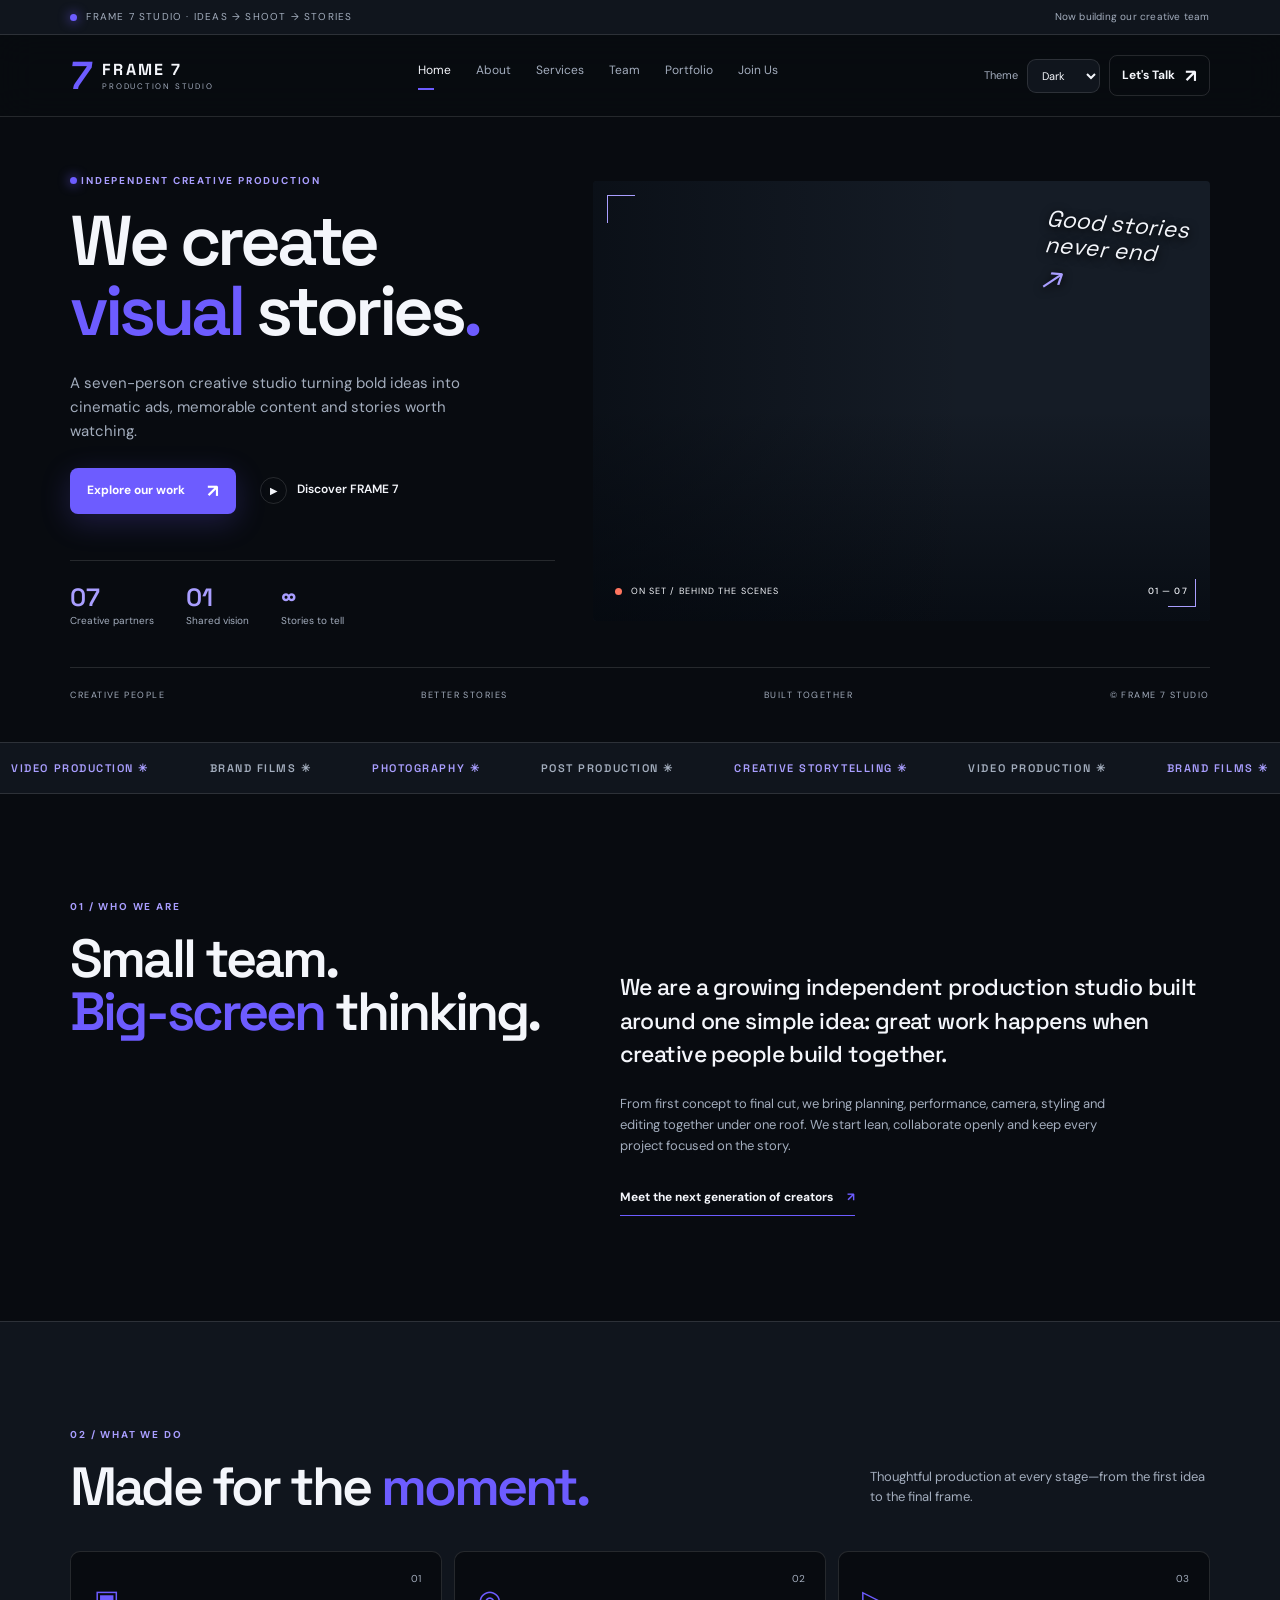
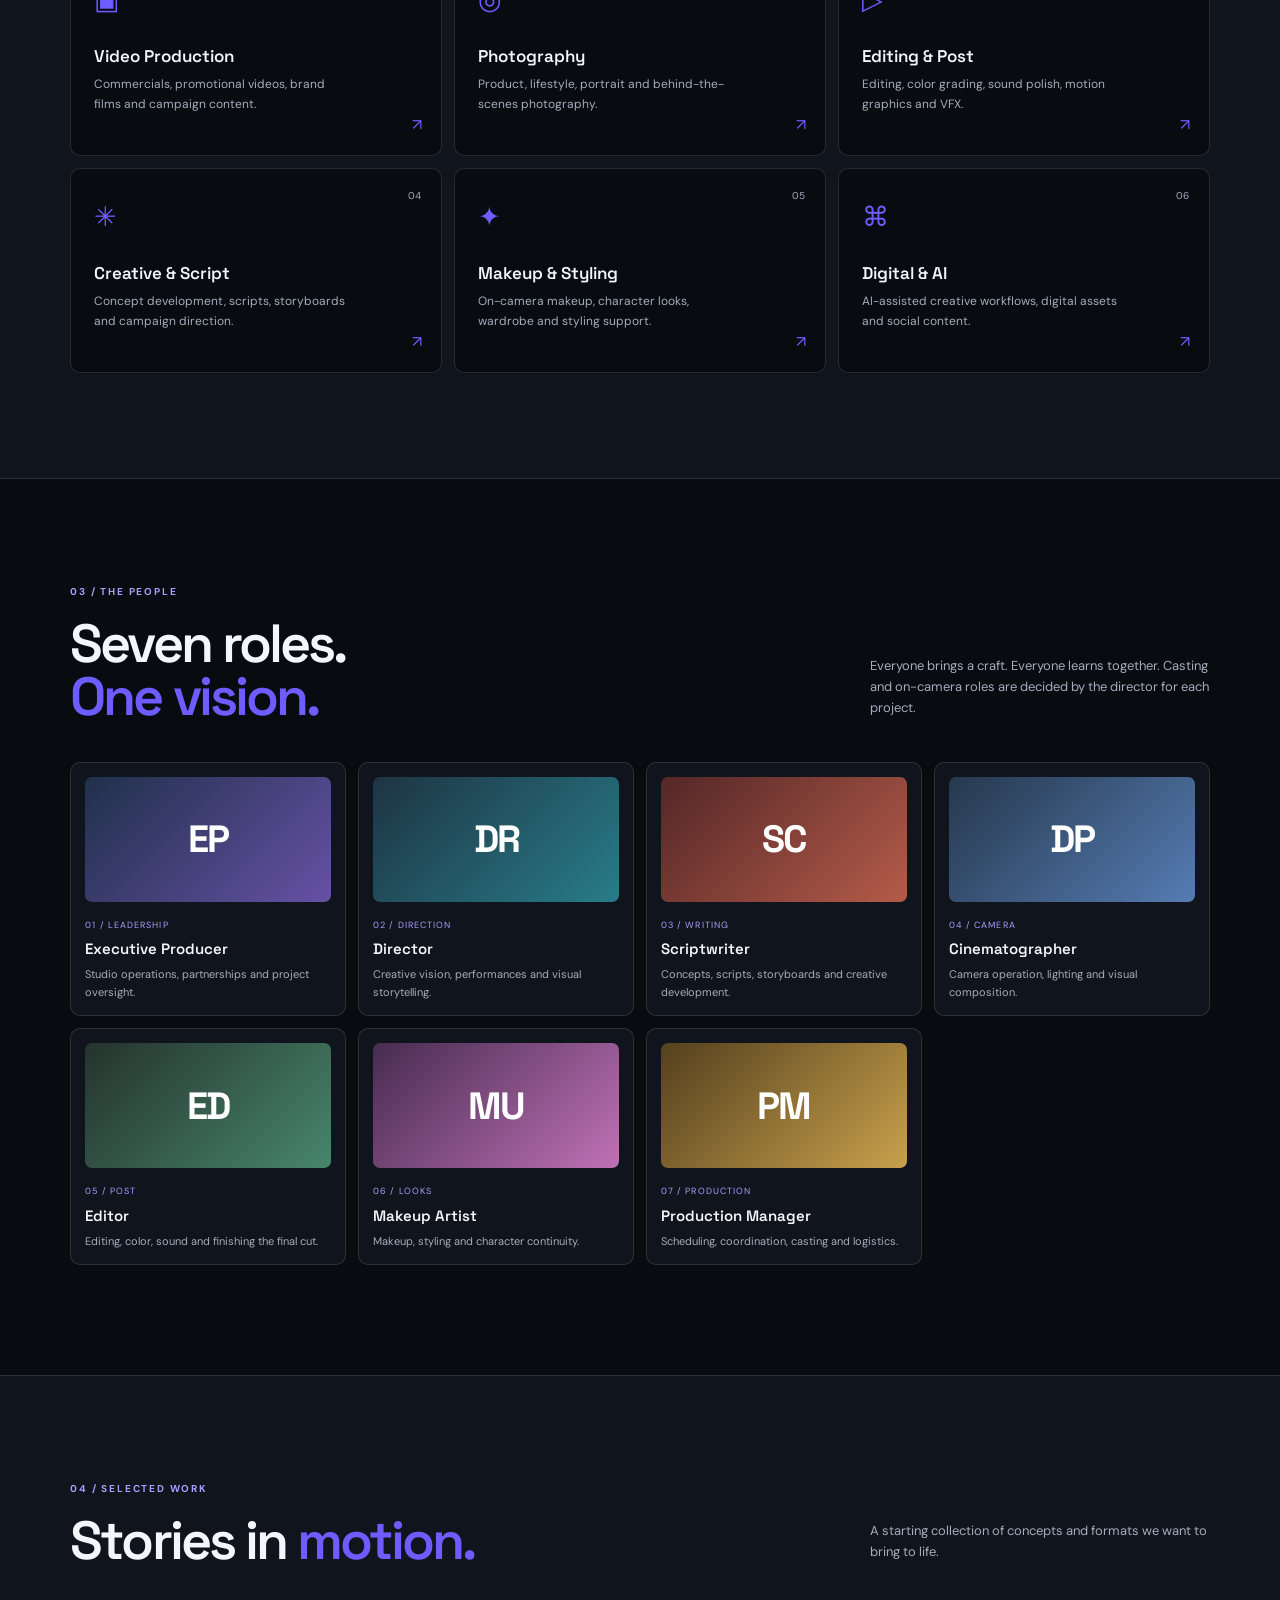
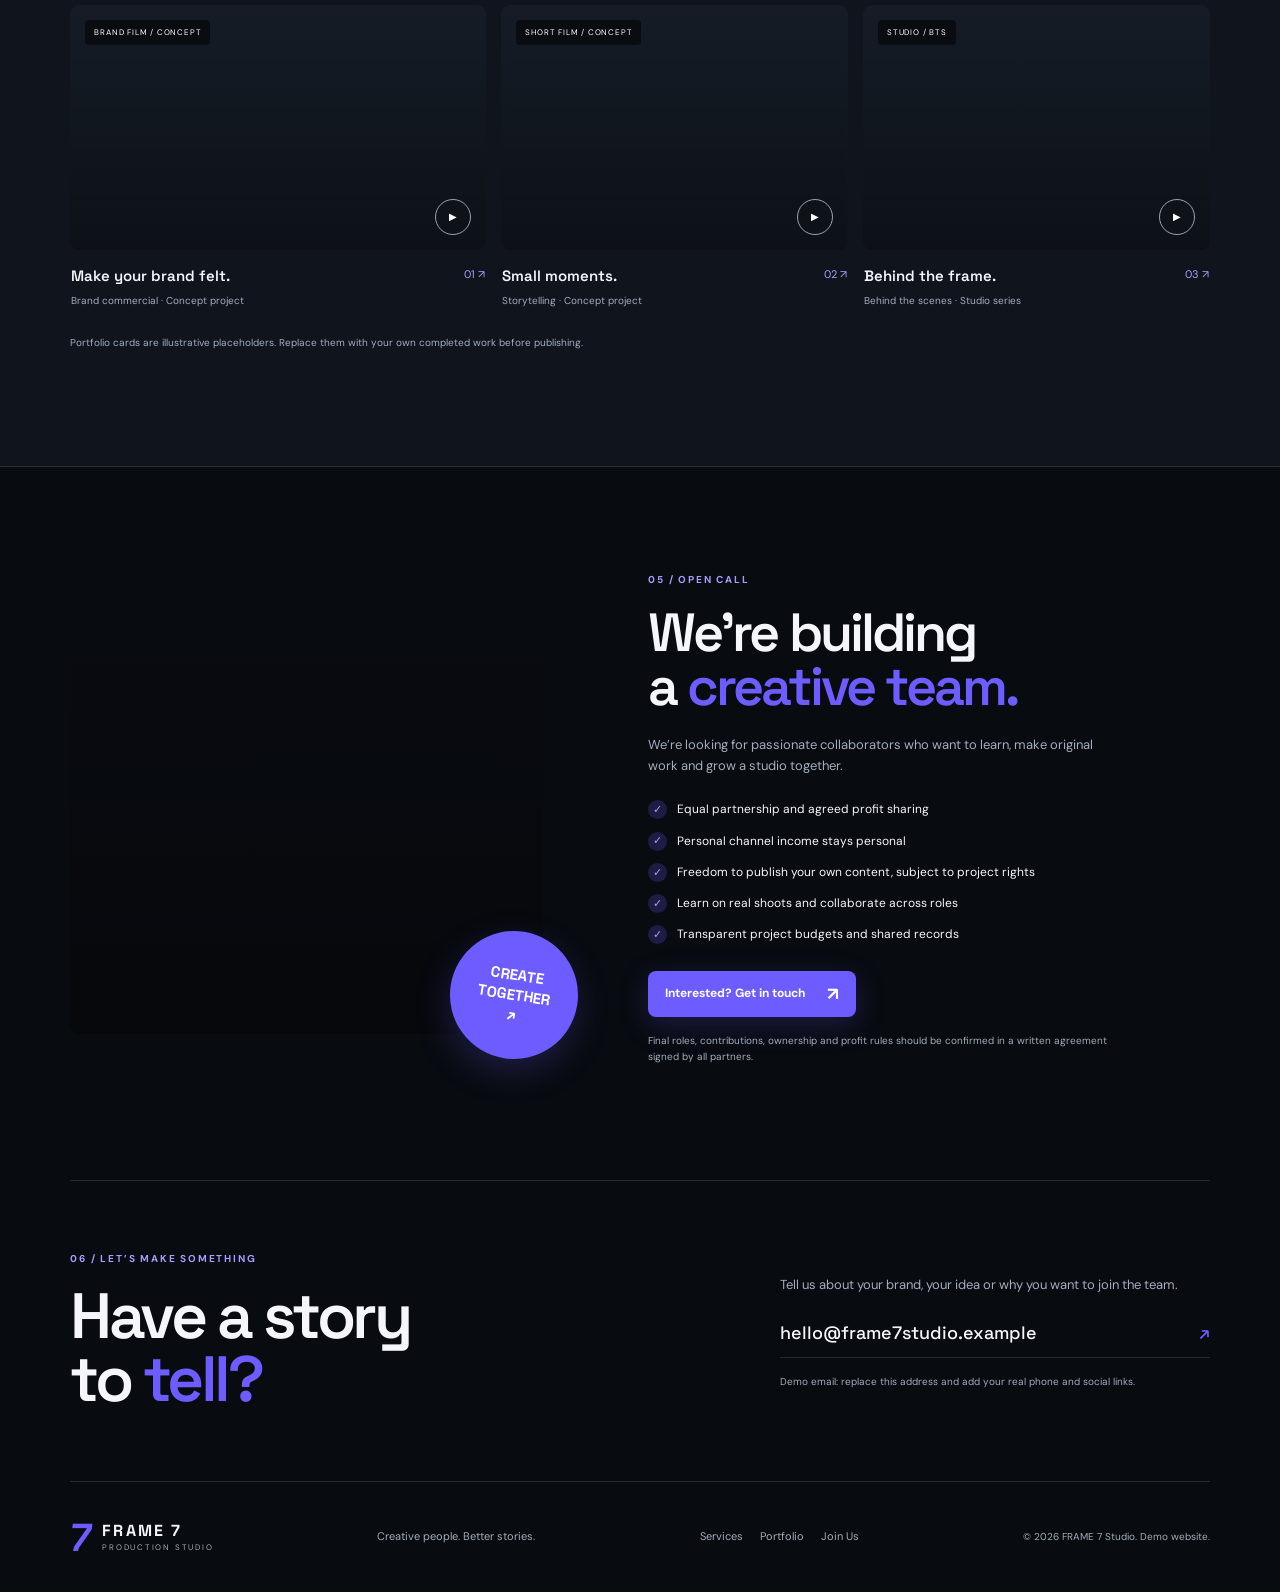
<file: FRAME7_Production_Studio_Website/FRAME7_Production_Studio/index.html>
<!DOCTYPE html>
<html lang="en" data-theme="dark">
<head>
  <meta charset="UTF-8">
  <meta name="viewport" content="width=device-width, initial-scale=1.0">
  <meta name="description" content="FRAME 7 Production Studio — cinematic ads, video production, editing, photography and creative storytelling.">
  <title>FRAME 7 — Production Studio</title>
  <link rel="preconnect" href="https://fonts.googleapis.com">
  <link rel="preconnect" href="https://fonts.gstatic.com" crossorigin>
  <link href="https://fonts.googleapis.com/css2?family=DM+Sans:wght@400;500;600;700&family=Space+Grotesk:wght@400;500;600;700&display=swap" rel="stylesheet">
  <link rel="stylesheet" href="style.css">
</head>
<body>
  <div class="announcement"><span class="pulse"></span> FRAME 7 STUDIO · IDEAS → SHOOT → STORIES <span class="announcement-right">Now building our creative team</span></div>
  <header class="site-header">
    <a class="brand" href="#home" aria-label="Frame 7 home">
      <span class="brand-mark">7</span><span><b>FRAME 7</b><small>PRODUCTION STUDIO</small></span>
    </a>
    <button class="menu-toggle" id="menuToggle" aria-label="Toggle navigation" aria-expanded="false">☰</button>
    <nav id="mainNav">
      <a href="#home" class="active">Home</a><a href="#about">About</a><a href="#services">Services</a><a href="#team">Team</a><a href="#work">Portfolio</a><a href="#join">Join Us</a>
    </nav>
    <div class="header-actions">
      <label class="theme-label" for="themeSelect">Theme</label>
      <select id="themeSelect" aria-label="Choose color theme">
        <option value="blue">Blue</option><option value="light">Light</option><option value="dark" selected>Dark</option><option value="white">White</option><option value="green">Green</option><option value="purple">Purple</option><option value="yellow">Yellow</option>
      </select>
      <a class="button button-small button-outline" href="#contact">Let's Talk <span>↗</span></a>
    </div>
  </header>

  <main>
    <section class="hero section-wrap" id="home">
      <div class="hero-copy">
        <p class="eyebrow"><span></span> INDEPENDENT CREATIVE PRODUCTION</p>
        <h1>We create<br><em>visual</em> stories<span class="period">.</span></h1>
        <p class="hero-lead">A seven-person creative studio turning bold ideas into cinematic ads, memorable content and stories worth watching.</p>
        <div class="hero-actions"><a class="button" href="#work">Explore our work <span>↗</span></a><a class="text-link" href="#about"><span class="play">▶</span> Discover FRAME 7</a></div>
        <div class="hero-stats"><div><b>07</b><span>Creative partners</span></div><div><b>01</b><span>Shared vision</span></div><div><b>∞</b><span>Stories to tell</span></div></div>
      </div>
      <div class="hero-visual">
        <div class="hero-image"></div>
        <div class="image-overlay"></div>
        <div class="hero-image-caption"><span class="caption-dot"></span><span>ON SET / BEHIND THE SCENES</span><b>01 — 07</b></div>
        <div class="floating-note">Good stories<br>never end<span>↗</span></div>
        <div class="frame-corner corner-tl"></div><div class="frame-corner corner-br"></div>
      </div>
      <div class="hero-bottomline"><span>CREATIVE PEOPLE</span><span>BETTER STORIES</span><span>BUILT TOGETHER</span><span>© FRAME 7 STUDIO</span></div>
    </section>

    <section class="ticker" aria-label="Studio services"><div class="ticker-track"><span>VIDEO PRODUCTION ✳</span><span>BRAND FILMS ✳</span><span>PHOTOGRAPHY ✳</span><span>POST PRODUCTION ✳</span><span>CREATIVE STORYTELLING ✳</span><span>VIDEO PRODUCTION ✳</span><span>BRAND FILMS ✳</span></div></section>

    <section class="section section-wrap" id="about">
      <div class="section-heading"><p class="eyebrow">01 / WHO WE ARE</p><h2>Small team.<br><em>Big-screen</em> thinking.</h2></div>
      <div class="about-content"><p class="large-copy">We are a growing independent production studio built around one simple idea: great work happens when creative people build together.</p><p class="muted">From first concept to final cut, we bring planning, performance, camera, styling and editing together under one roof. We start lean, collaborate openly and keep every project focused on the story.</p><a class="under-link" href="#join">Meet the next generation of creators <span>↗</span></a></div>
    </section>

    <section class="services-section" id="services"><div class="section section-wrap">
      <div class="section-heading horizontal"><div><p class="eyebrow">02 / WHAT WE DO</p><h2>Made for the <em>moment.</em></h2></div><p class="muted section-intro">Thoughtful production at every stage—from the first idea to the final frame.</p></div>
      <div class="service-grid">
        <article class="service-card"><span class="service-number">01</span><div class="service-icon">▣</div><h3>Video Production</h3><p>Commercials, promotional videos, brand films and campaign content.</p><a href="#contact" aria-label="Ask about video production">↗</a></article>
        <article class="service-card"><span class="service-number">02</span><div class="service-icon">◎</div><h3>Photography</h3><p>Product, lifestyle, portrait and behind-the-scenes photography.</p><a href="#contact" aria-label="Ask about photography">↗</a></article>
        <article class="service-card"><span class="service-number">03</span><div class="service-icon">▷</div><h3>Editing & Post</h3><p>Editing, color grading, sound polish, motion graphics and VFX.</p><a href="#contact" aria-label="Ask about editing">↗</a></article>
        <article class="service-card"><span class="service-number">04</span><div class="service-icon">✳</div><h3>Creative & Script</h3><p>Concept development, scripts, storyboards and campaign direction.</p><a href="#contact" aria-label="Ask about creative services">↗</a></article>
        <article class="service-card"><span class="service-number">05</span><div class="service-icon">✦</div><h3>Makeup & Styling</h3><p>On-camera makeup, character looks, wardrobe and styling support.</p><a href="#contact" aria-label="Ask about makeup">↗</a></article>
        <article class="service-card"><span class="service-number">06</span><div class="service-icon">⌘</div><h3>Digital & AI</h3><p>AI-assisted creative workflows, digital assets and social content.</p><a href="#contact" aria-label="Ask about digital services">↗</a></article>
      </div>
    </div></section>

    <section class="section section-wrap team-section" id="team">
      <div class="section-heading horizontal"><div><p class="eyebrow">03 / THE PEOPLE</p><h2>Seven roles.<br><em>One vision.</em></h2></div><p class="muted section-intro">Everyone brings a craft. Everyone learns together. Casting and on-camera roles are decided by the director for each project.</p></div>
      <div class="team-grid">
        <article class="team-card"><div class="avatar avatar-one">EP</div><p class="role">01 / LEADERSHIP</p><h3>Executive Producer</h3><p>Studio operations, partnerships and project oversight.</p></article>
        <article class="team-card"><div class="avatar avatar-two">DR</div><p class="role">02 / DIRECTION</p><h3>Director</h3><p>Creative vision, performances and visual storytelling.</p></article>
        <article class="team-card"><div class="avatar avatar-three">SC</div><p class="role">03 / WRITING</p><h3>Scriptwriter</h3><p>Concepts, scripts, storyboards and creative development.</p></article>
        <article class="team-card"><div class="avatar avatar-four">DP</div><p class="role">04 / CAMERA</p><h3>Cinematographer</h3><p>Camera operation, lighting and visual composition.</p></article>
        <article class="team-card"><div class="avatar avatar-five">ED</div><p class="role">05 / POST</p><h3>Editor</h3><p>Editing, color, sound and finishing the final cut.</p></article>
        <article class="team-card"><div class="avatar avatar-six">MU</div><p class="role">06 / LOOKS</p><h3>Makeup Artist</h3><p>Makeup, styling and character continuity.</p></article>
        <article class="team-card"><div class="avatar avatar-seven">PM</div><p class="role">07 / PRODUCTION</p><h3>Production Manager</h3><p>Scheduling, coordination, casting and logistics.</p></article>
      </div>
    </section>

    <section class="work-section" id="work"><div class="section section-wrap">
      <div class="section-heading horizontal"><div><p class="eyebrow">04 / SELECTED WORK</p><h2>Stories in <em>motion.</em></h2></div><p class="muted section-intro">A starting collection of concepts and formats we want to bring to life.</p></div>
      <div class="work-grid">
        <article class="work-card work-large"><div class="work-photo photo-one"><span class="work-tag">BRAND FILM / CONCEPT</span><span class="work-play">▶</span></div><div class="work-meta"><div><h3>Make your brand felt.</h3><p>Brand commercial · Concept project</p></div><span>01 ↗</span></div></article>
        <article class="work-card"><div class="work-photo photo-two"><span class="work-tag">SHORT FILM / CONCEPT</span><span class="work-play">▶</span></div><div class="work-meta"><div><h3>Small moments.</h3><p>Storytelling · Concept project</p></div><span>02 ↗</span></div></article>
        <article class="work-card"><div class="work-photo photo-three"><span class="work-tag">STUDIO / BTS</span><span class="work-play">▶</span></div><div class="work-meta"><div><h3>Behind the frame.</h3><p>Behind the scenes · Studio series</p></div><span>03 ↗</span></div></article>
      </div>
      <p class="portfolio-note">Portfolio cards are illustrative placeholders. Replace them with your own completed work before publishing.</p>
    </div></section>

    <section class="join-section section-wrap" id="join">
      <div class="join-visual"><div class="join-photo"></div><span class="join-stamp">CREATE<br>TOGETHER<br>↗</span></div>
      <div class="join-copy"><p class="eyebrow">05 / OPEN CALL</p><h2>We’re building<br>a <em>creative team.</em></h2><p class="muted">We’re looking for passionate collaborators who want to learn, make original work and grow a studio together.</p>
        <ul class="benefit-list"><li><span>✓</span> Equal partnership and agreed profit sharing</li><li><span>✓</span> Personal channel income stays personal</li><li><span>✓</span> Freedom to publish your own content, subject to project rights</li><li><span>✓</span> Learn on real shoots and collaborate across roles</li><li><span>✓</span> Transparent project budgets and shared records</li></ul>
        <a class="button" href="#contact">Interested? Get in touch <span>↗</span></a>
        <p class="small-note">Final roles, contributions, ownership and profit rules should be confirmed in a written agreement signed by all partners.</p>
      </div>
    </section>

    <section class="contact-section section-wrap" id="contact"><div><p class="eyebrow">06 / LET’S MAKE SOMETHING</p><h2>Have a story<br>to <em>tell?</em></h2></div><div class="contact-content"><p class="muted">Tell us about your brand, your idea or why you want to join the team.</p><a class="contact-email" href="mailto:hello@frame7studio.example">hello@frame7studio.example <span>↗</span></a><p class="small-note">Demo email: replace this address and add your real phone and social links.</p></div></section>
  </main>
  <footer class="site-footer"><a class="brand" href="#home"><span class="brand-mark">7</span><span><b>FRAME 7</b><small>PRODUCTION STUDIO</small></span></a><p>Creative people. Better stories.</p><div class="footer-links"><a href="#services">Services</a><a href="#work">Portfolio</a><a href="#join">Join Us</a></div><small>© <span id="year"></span> FRAME 7 Studio. Demo website.</small></footer>
  <script src="app.js"></script>
</body>
</html>
</file>
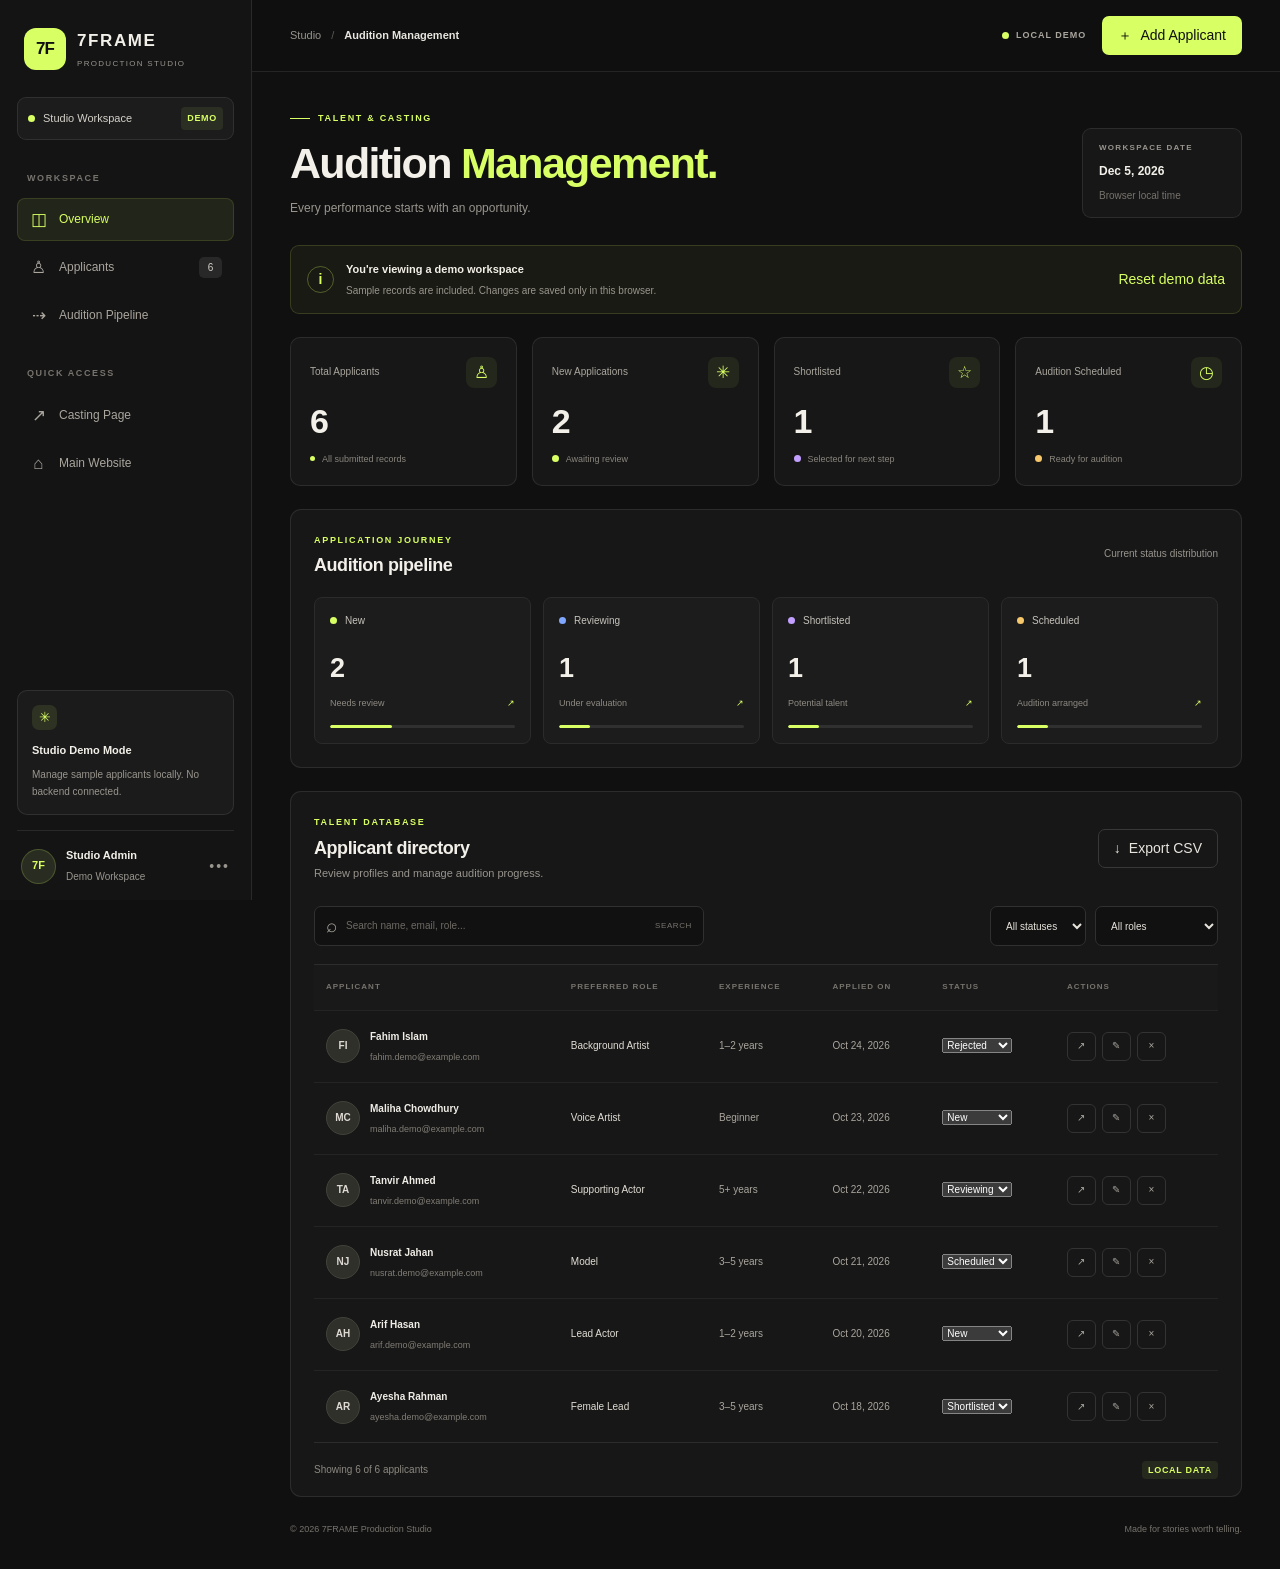
<file: dashboard.html>
<!DOCTYPE html>
<html lang="en">
<head>
  <meta charset="UTF-8">
  <meta name="viewport" content="width=device-width, initial-scale=1.0">
  <meta name="theme-color" content="#101010">
  <meta name="description" content="7FRAME Production Studio — Audition Management Dashboard">
  <title>Audition Dashboard | 7FRAME Production Studio</title>

  <link rel="stylesheet" href="style.css">
  <link rel="stylesheet" href="dashboard.css">
  <script src="dashboard.js" defer></script>
</head>
<body class="dashboard-page">

  <div class="dash-layout">

    <aside class="dash-sidebar" id="dashSidebar">
      <a class="dash-brand" href="index.html" aria-label="7FRAME home">
        <span class="dash-brand-mark">7F</span>
        <span class="dash-brand-copy">
          <strong>7FRAME</strong>
          <small>PRODUCTION STUDIO</small>
        </span>
      </a>

      <div class="dash-workspace">
        <span class="dash-workspace-dot"></span>
        <span>Studio Workspace</span>
        <span class="dash-demo-tag">DEMO</span>
      </div>

      <nav class="dash-nav" aria-label="Dashboard navigation">
        <span class="dash-nav-label">WORKSPACE</span>

        <a href="#overview" class="dash-nav-link is-active" data-section="overview">
          <span class="dash-nav-icon">◫</span>
          Overview
        </a>

        <a href="#applicants" class="dash-nav-link" data-section="applicants">
          <span class="dash-nav-icon">♙</span>
          Applicants
          <span class="dash-nav-count" id="sidebarApplicantCount">0</span>
        </a>

        <a href="#pipeline" class="dash-nav-link" data-section="pipeline">
          <span class="dash-nav-icon">⇢</span>
          Audition Pipeline
        </a>

        <span class="dash-nav-label dash-nav-label-spaced">QUICK ACCESS</span>

        <a href="casting.html" class="dash-nav-link">
          <span class="dash-nav-icon">↗</span>
          Casting Page
        </a>

        <a href="index.html" class="dash-nav-link">
          <span class="dash-nav-icon">⌂</span>
          Main Website
        </a>
      </nav>

      <div class="dash-sidebar-bottom">
        <div class="dash-sidebar-note">
          <span class="dash-note-icon">✳</span>
          <strong>Studio Demo Mode</strong>
          <p>Manage sample applicants locally. No backend connected.</p>
        </div>

        <div class="dash-profile">
          <div class="dash-avatar">7F</div>
          <div class="dash-profile-copy">
            <strong>Studio Admin</strong>
            <small>Demo Workspace</small>
          </div>
          <span class="dash-profile-menu">•••</span>
        </div>
      </div>
    </aside>

    <main class="dash-main">

      <header class="dash-topbar">
        <div class="dash-topbar-left">
          <button class="dash-icon-button dash-mobile-menu"
                  id="dashMenuToggle"
                  type="button"
                  aria-label="Open dashboard menu"
                  aria-expanded="false">
            ☰
          </button>

          <div class="dash-breadcrumb">
            <span>Studio</span>
            <span class="dash-breadcrumb-separator">/</span>
            <strong>Audition Management</strong>
          </div>
        </div>

        <div class="dash-topbar-actions">
          <span class="dash-live-indicator">
            <span></span> LOCAL DEMO
          </span>

          <button class="dash-button dash-button-primary"
                  id="openAddModal"
                  type="button">
            <span>＋</span> Add Applicant
          </button>
        </div>
      </header>

      <div class="dash-content">

        <section class="dash-page-heading" id="overview">
          <div>
            <div class="dash-eyebrow">
              <span class="dash-eyebrow-line"></span>
              TALENT & CASTING
            </div>
            <h1>Audition <span>Management.</span></h1>
            <p>Every performance starts with an opportunity.</p>
          </div>

          <div class="dash-heading-date">
            <span class="dash-date-label">WORKSPACE DATE</span>
            <strong id="dashboardDate">Loading date...</strong>
            <small>Browser local time</small>
          </div>
        </section>

        <section class="dash-demo-banner" aria-label="Demo mode notice">
          <div class="dash-demo-banner-icon">i</div>
          <div>
            <strong>You're viewing a demo workspace</strong>
            <p>Sample records are included. Changes are saved only in this browser.</p>
          </div>
          <button type="button" id="resetDemo" class="dash-text-button">
            Reset demo data
          </button>
        </section>

        <section class="dash-stats-grid" aria-label="Applicant statistics">
          <article class="dash-stat-card">
            <div class="dash-stat-top">
              <span>Total Applicants</span>
              <span class="dash-stat-icon">♙</span>
            </div>
            <strong class="dash-stat-number" id="statTotal">0</strong>
            <div class="dash-stat-footer">
              <span class="dash-stat-dot"></span>
              All submitted records
            </div>
          </article>

          <article class="dash-stat-card">
            <div class="dash-stat-top">
              <span>New Applications</span>
              <span class="dash-stat-icon">✳</span>
            </div>
            <strong class="dash-stat-number" id="statNew">0</strong>
            <div class="dash-stat-footer">
              <span class="dash-status-dot status-new"></span>
              Awaiting review
            </div>
          </article>

          <article class="dash-stat-card">
            <div class="dash-stat-top">
              <span>Shortlisted</span>
              <span class="dash-stat-icon">☆</span>
            </div>
            <strong class="dash-stat-number" id="statShortlisted">0</strong>
            <div class="dash-stat-footer">
              <span class="dash-status-dot status-shortlisted"></span>
              Selected for next step
            </div>
          </article>

          <article class="dash-stat-card">
            <div class="dash-stat-top">
              <span>Audition Scheduled</span>
              <span class="dash-stat-icon">◷</span>
            </div>
            <strong class="dash-stat-number" id="statScheduled">0</strong>
            <div class="dash-stat-footer">
              <span class="dash-status-dot status-scheduled"></span>
              Ready for audition
            </div>
          </article>
        </section>

        <section class="dash-pipeline-panel" id="pipeline">
          <div class="dash-section-heading">
            <div>
              <span class="dash-section-kicker">APPLICATION JOURNEY</span>
              <h2>Audition pipeline</h2>
            </div>
            <span class="dash-section-caption">Current status distribution</span>
          </div>

          <div class="dash-pipeline-grid">
            <button type="button" class="dash-pipeline-stage" data-pipeline-status="New">
              <span class="dash-pipeline-top">
                <span class="dash-status-dot status-new"></span>
                New
              </span>
              <strong id="pipeNew">0</strong>
              <span class="dash-pipeline-bottom">Needs review <span>↗</span></span>
              <span class="dash-pipeline-track"><span id="barNew"></span></span>
            </button>

            <button type="button" class="dash-pipeline-stage" data-pipeline-status="Reviewing">
              <span class="dash-pipeline-top">
                <span class="dash-status-dot status-reviewing"></span>
                Reviewing
              </span>
              <strong id="pipeReviewing">0</strong>
              <span class="dash-pipeline-bottom">Under evaluation <span>↗</span></span>
              <span class="dash-pipeline-track"><span id="barReviewing"></span></span>
            </button>

            <button type="button" class="dash-pipeline-stage" data-pipeline-status="Shortlisted">
              <span class="dash-pipeline-top">
                <span class="dash-status-dot status-shortlisted"></span>
                Shortlisted
              </span>
              <strong id="pipeShortlisted">0</strong>
              <span class="dash-pipeline-bottom">Potential talent <span>↗</span></span>
              <span class="dash-pipeline-track"><span id="barShortlisted"></span></span>
            </button>

            <button type="button" class="dash-pipeline-stage" data-pipeline-status="Scheduled">
              <span class="dash-pipeline-top">
                <span class="dash-status-dot status-scheduled"></span>
                Scheduled
              </span>
              <strong id="pipeScheduled">0</strong>
              <span class="dash-pipeline-bottom">Audition arranged <span>↗</span></span>
              <span class="dash-pipeline-track"><span id="barScheduled"></span></span>
            </button>
          </div>
        </section>

        <section class="dash-applicants-panel" id="applicants">
          <div class="dash-section-heading dash-applicants-heading">
            <div>
              <span class="dash-section-kicker">TALENT DATABASE</span>
              <h2>Applicant directory</h2>
              <p>Review profiles and manage audition progress.</p>
            </div>

            <button type="button" class="dash-button dash-button-outline" id="exportCSV">
              <span>↓</span> Export CSV
            </button>
          </div>

          <div class="dash-toolbar">
            <label class="dash-search">
              <span>⌕</span>
              <input type="search"
                     id="applicantSearch"
                     placeholder="Search name, email, role..."
                     autocomplete="off">
              <kbd>SEARCH</kbd>
            </label>

            <div class="dash-filters">
              <select id="statusFilter" aria-label="Filter by application status">
                <option value="All">All statuses</option>
                <option value="New">New</option>
                <option value="Reviewing">Reviewing</option>
                <option value="Shortlisted">Shortlisted</option>
                <option value="Scheduled">Scheduled</option>
                <option value="Selected">Selected</option>
                <option value="Rejected">Rejected</option>
              </select>

              <select id="roleFilter" aria-label="Filter by preferred role">
                <option value="All">All roles</option>
              </select>
            </div>
          </div>

          <div class="dash-table-wrap">
            <table class="dash-table">
              <thead>
                <tr>
                  <th>APPLICANT</th>
                  <th>PREFERRED ROLE</th>
                  <th>EXPERIENCE</th>
                  <th>APPLIED ON</th>
                  <th>STATUS</th>
                  <th><span class="dash-sr-only">Actions</span> ACTIONS</th>
                </tr>
              </thead>
              <tbody id="applicantsTableBody"></tbody>
            </table>
          </div>

          <div class="dash-empty-state" id="emptyState" hidden>
            <span class="dash-empty-icon">⌕</span>
            <h3>No applicants found</h3>
            <p>Try another search, adjust your filters or add an applicant.</p>
            <button type="button" class="dash-button dash-button-outline" id="clearFilters">
              Clear filters
            </button>
          </div>

          <div class="dash-table-footer">
            <span id="tableSummary">Showing 0 applicants</span>
            <div class="dash-table-footer-right">
              <span class="dash-demo-tag">LOCAL DATA</span>
            </div>
          </div>
        </section>

        <footer class="dash-footer">
          <span>© <span id="footerYear"></span> 7FRAME Production Studio</span>
          <span>Made for stories worth telling.</span>
        </footer>

      </div>
    </main>
  </div>

  <div class="dash-overlay" id="dashOverlay"></div>

  <!-- Applicant create/edit modal -->
  <div class="dash-modal-backdrop" id="applicantModal" hidden>
    <section class="dash-modal" role="dialog" aria-modal="true" aria-labelledby="modalTitle">
      <div class="dash-modal-header">
        <div>
          <span class="dash-section-kicker">TALENT RECORD</span>
          <h2 id="modalTitle">Add applicant</h2>
          <p>Enter applicant information for this demo workspace.</p>
        </div>
        <button type="button" class="dash-icon-button" id="closeModal" aria-label="Close modal">✕</button>
      </div>

      <form id="applicantForm">
        <input type="hidden" id="applicantId">

        <div class="dash-form-grid">
          <div class="dash-form-field">
            <label for="applicantName">Full name *</label>
            <input id="applicantName" name="name" required maxlength="100" placeholder="e.g. Ayesha Rahman">
          </div>

          <div class="dash-form-field">
            <label for="applicantAge">Age *</label>
            <input id="applicantAge" name="age" type="number" required min="18" max="100" placeholder="18+">
          </div>

          <div class="dash-form-field">
            <label for="applicantEmail">Email *</label>
            <input id="applicantEmail" name="email" type="email" required maxlength="150" placeholder="name@example.com">
          </div>

          <div class="dash-form-field">
            <label for="applicantPhone">Phone</label>
            <input id="applicantPhone" name="phone" maxlength="40" placeholder="+880...">
          </div>

          <div class="dash-form-field">
            <label for="applicantRole">Preferred role *</label>
            <select id="applicantRole" name="role" required>
              <option value="">Select a role</option>
              <option>Lead Actor</option>
              <option>Supporting Actor</option>
              <option>Female Lead</option>
              <option>Child Artist</option>
              <option>Model</option>
              <option>Voice Artist</option>
              <option>Background Artist</option>
              <option>Other</option>
            </select>
          </div>

          <div class="dash-form-field">
            <label for="applicantExperience">Experience *</label>
            <select id="applicantExperience" name="experience" required>
              <option value="">Select experience</option>
              <option>Beginner</option>
              <option>1–2 years</option>
              <option>3–5 years</option>
              <option>5+ years</option>
            </select>
          </div>

          <div class="dash-form-field">
            <label for="applicantLocation">Location</label>
            <input id="applicantLocation" name="location" maxlength="100" placeholder="City, country">
          </div>

          <div class="dash-form-field">
            <label for="applicantStatus">Application status</label>
            <select id="applicantStatus" name="status">
              <option>New</option>
              <option>Reviewing</option>
              <option>Shortlisted</option>
              <option>Scheduled</option>
              <option>Selected</option>
              <option>Rejected</option>
            </select>
          </div>

          <div class="dash-form-field dash-form-field-full">
            <label for="applicantPortfolio">Portfolio / showreel URL</label>
            <input id="applicantPortfolio" name="portfolio" type="url" maxlength="500" placeholder="https://...">
          </div>

          <div class="dash-form-field dash-form-field-full">
            <label for="applicantNotes">Admin notes</label>
            <textarea id="applicantNotes" name="notes" rows="3" maxlength="2000" placeholder="Add internal demo notes..."></textarea>
          </div>
        </div>

        <p class="dash-form-notice">Demo only: do not enter sensitive personal information.</p>

        <div class="dash-modal-actions">
          <button type="button" class="dash-button dash-button-outline" id="cancelModal">Cancel</button>
          <button type="submit" class="dash-button dash-button-primary" id="saveApplicant">Save applicant</button>
        </div>
      </form>
    </section>
  </div>

  <!-- Applicant detail modal -->
  <div class="dash-modal-backdrop" id="detailModal" hidden>
    <section class="dash-modal dash-detail-modal" role="dialog" aria-modal="true" aria-labelledby="detailName">
      <div class="dash-modal-header">
        <div>
          <span class="dash-section-kicker">APPLICANT PROFILE</span>
          <h2 id="detailName">Applicant</h2>
          <p id="detailSubtitle">Application details</p>
        </div>
        <button type="button" class="dash-icon-button" id="closeDetailModal" aria-label="Close details">✕</button>
      </div>

      <div id="detailContent" class="dash-detail-content"></div>

      <div class="dash-modal-actions">
        <button type="button" class="dash-button dash-button-outline" id="detailEdit">Edit profile</button>
        <button type="button" class="dash-button dash-button-primary" id="detailDone">Done</button>
      </div>
    </section>
  </div>

  <div class="dash-toast" id="dashToast" role="status" aria-live="polite"></div>

</body>
</html>
</file>
<file: FRAME7_Production_Studio_Website/FRAME7_Production_Studio/style.css>
:root{--bg:#080b10;--surface:#10151d;--surface-2:#151c26;--text:#f4f6fb;--muted:#a3adbd;--accent:#6d5cff;--accent-2:#a99eff;--line:rgba(255,255,255,.12);--glow:rgba(109,92,255,.22);--header:rgba(8,11,16,.82);color-scheme:dark}
html[data-theme="blue"]{--bg:#07111f;--surface:#0d1c2d;--surface-2:#13263a;--text:#f1f7ff;--muted:#a9bfd4;--accent:#36a4ff;--accent-2:#85ceff;--line:rgba(133,206,255,.2);--glow:rgba(54,164,255,.22);--header:rgba(7,17,31,.86);color-scheme:dark}
html[data-theme="light"]{--bg:#edf1f6;--surface:#fff;--surface-2:#e1e8f0;--text:#17202d;--muted:#5b6878;--accent:#5c4cf0;--accent-2:#4132ca;--line:rgba(23,32,45,.14);--glow:rgba(92,76,240,.13);--header:rgba(237,241,246,.9);color-scheme:light}
html[data-theme="white"]{--bg:#fff;--surface:#f7f8fa;--surface-2:#eef1f5;--text:#101318;--muted:#606875;--accent:#3439e8;--accent-2:#6268ff;--line:rgba(16,19,24,.13);--glow:rgba(52,57,232,.1);--header:rgba(255,255,255,.9);color-scheme:light}
html[data-theme="green"]{--bg:#07140f;--surface:#0d2118;--surface-2:#153326;--text:#f0fff6;--muted:#a7c7b4;--accent:#28d28b;--accent-2:#8df0bf;--line:rgba(141,240,191,.18);--glow:rgba(40,210,139,.17);--header:rgba(7,20,15,.86);color-scheme:dark}
html[data-theme="purple"]{--bg:#11091a;--surface:#20112c;--surface-2:#2c193c;--text:#fff5ff;--muted:#c7b1d4;--accent:#c45cff;--accent-2:#e4a3ff;--line:rgba(228,163,255,.2);--glow:rgba(196,92,255,.2);--header:rgba(17,9,26,.86);color-scheme:dark}
html[data-theme="yellow"]{--bg:#171307;--surface:#251e0c;--surface-2:#352b10;--text:#fffbea;--muted:#d0c39a;--accent:#ffc928;--accent-2:#ffe27b;--line:rgba(255,226,123,.2);--glow:rgba(255,201,40,.16);--header:rgba(23,19,7,.88);color-scheme:dark}
*{box-sizing:border-box}html{scroll-behavior:smooth;scroll-padding-top:90px}body{margin:0;background:var(--bg);color:var(--text);font-family:"DM Sans",sans-serif;line-height:1.6;transition:background .25s,color .25s}a{color:inherit;text-decoration:none}button,select{font:inherit}.announcement{padding:9px 5.5%;display:flex;align-items:center;gap:9px;background:var(--surface);color:var(--muted);font-size:10px;letter-spacing:.12em;border-bottom:1px solid var(--line)}.pulse,.eyebrow span{display:inline-block;width:7px;height:7px;border-radius:50%;background:var(--accent);box-shadow:0 0 12px var(--accent)}.announcement-right{margin-left:auto;letter-spacing:.02em}.site-header{height:82px;padding:0 5.5%;display:flex;align-items:center;justify-content:space-between;gap:22px;position:sticky;top:0;z-index:10;background:var(--header);backdrop-filter:blur(18px);border-bottom:1px solid var(--line)}.brand{display:flex;align-items:center;gap:10px;flex-shrink:0}.brand-mark{font-family:"Space Grotesk",sans-serif;font-weight:700;font-size:39px;line-height:1;color:var(--accent);transform:skew(-8deg)}.brand b{display:block;font:700 16px "Space Grotesk",sans-serif;letter-spacing:.13em}.brand small{display:block;font-size:8px;letter-spacing:.22em;color:var(--muted)}nav{display:flex;gap:25px}nav a{font-size:12px;color:var(--muted);transition:color .2s}nav a:hover,nav a.active{color:var(--text)}nav a.active:after{content:"";display:block;width:16px;height:2px;background:var(--accent);margin-top:7px}.header-actions{display:flex;align-items:center;gap:9px}.theme-label{font-size:11px;color:var(--muted)}select{border:1px solid var(--line);border-radius:9px;background:var(--surface);color:var(--text);padding:8px 10px;font-size:11px}.menu-toggle{display:none;background:transparent;border:1px solid var(--line);color:var(--text);padding:8px 11px;border-radius:8px}.button{display:inline-flex;align-items:center;gap:22px;background:var(--accent);color:#fff;padding:13px 17px;border-radius:8px;font-weight:700;font-size:12px;box-shadow:0 8px 30px var(--glow);transition:transform .2s,filter .2s}.button:hover{transform:translateY(-2px);filter:brightness(1.08)}.button span{font-size:18px;line-height:12px}.button-small{padding:10px 12px;gap:10px}.button-outline{background:transparent;color:var(--text);border:1px solid var(--line);box-shadow:none}.section-wrap{width:min(1160px,89%);margin-inline:auto}.hero{min-height:570px;display:grid;grid-template-columns:.88fr 1.12fr;align-items:center;gap:38px;padding-top:56px;padding-bottom:28px}.eyebrow{font-size:10px;font-weight:700;letter-spacing:.18em;color:var(--accent-2);margin:0 0 18px}.hero h1,.section-heading h2,.join-copy h2,.contact-section h2{font:600 clamp(42px,5.5vw,76px)/.99 "Space Grotesk",sans-serif;letter-spacing:-.055em;margin:0}.hero h1 em,.section-heading h2 em,.join-copy h2 em,.contact-section h2 em{font-style:normal;color:var(--accent)}.period{color:var(--accent)}.hero-lead{max-width:440px;color:var(--muted);font-size:15px;margin:25px 0}.hero-actions{display:flex;align-items:center;gap:24px;flex-wrap:wrap}.text-link{font-size:12px;font-weight:600}.play{display:inline-grid;place-items:center;width:27px;height:27px;border:1px solid var(--line);border-radius:50%;font-size:9px;margin-right:7px}.hero-stats{display:flex;gap:32px;margin-top:46px;padding-top:20px;border-top:1px solid var(--line)}.hero-stats div{display:flex;flex-direction:column}.hero-stats b{font:600 25px "Space Grotesk";color:var(--accent-2)}.hero-stats span{font-size:10px;color:var(--muted)}.hero-visual{height:440px;position:relative;overflow:hidden;border-radius:4px;background:var(--surface-2)}.hero-image,.join-photo,.work-photo{background-size:cover;background-position:center}.hero-image{position:absolute;inset:0;background-image:url('https://images.unsplash.com/photo-1492619375914-88005aa9e8fb?auto=format&fit=crop&w=1400&q=85');filter:saturate(.75)}.image-overlay{position:absolute;inset:0;background:linear-gradient(90deg,rgba(4,8,14,.6),transparent 60%),linear-gradient(0deg,rgba(4,8,14,.75),transparent 48%)}.hero-image-caption{position:absolute;bottom:22px;left:22px;right:22px;display:flex;align-items:center;gap:9px;font-size:9px;letter-spacing:.12em}.caption-dot{width:7px;height:7px;border-radius:50%;background:#ff755f}.hero-image-caption b{margin-left:auto;font-weight:500}.floating-note{position:absolute;right:24px;top:30px;font:italic 23px/1.15 "Space Grotesk";transform:rotate(5deg);text-shadow:0 2px 10px #000}.floating-note span{display:block;color:var(--accent-2);font-size:32px}.frame-corner{position:absolute;width:28px;height:28px;border-color:var(--accent-2);border-style:solid}.corner-tl{top:14px;left:14px;border-width:1px 0 0 1px}.corner-br{bottom:14px;right:14px;border-width:0 1px 1px 0}.hero-bottomline{grid-column:1/-1;display:flex;justify-content:space-between;padding-top:20px;border-top:1px solid var(--line);font-size:9px;letter-spacing:.16em;color:var(--muted)}.ticker{overflow:hidden;border-block:1px solid var(--line);background:var(--surface);margin-top:12px}.ticker-track{display:flex;justify-content:space-around;gap:38px;white-space:nowrap;padding:18px 0;font:600 11px "Space Grotesk";letter-spacing:.14em;color:var(--muted)}.ticker-track span:nth-child(odd){color:var(--accent-2)}.section{padding-top:105px;padding-bottom:105px}.section-heading h2,.join-copy h2,.contact-section h2{font-size:clamp(36px,4.2vw,55px)}.section-heading .eyebrow{margin-bottom:17px}.section-heading.horizontal{display:flex;justify-content:space-between;align-items:end;gap:35px;margin-bottom:38px}.section-intro{max-width:340px;margin:0 0 5px;font-size:13px}.about-content{max-width:590px;margin-left:auto;margin-top:-90px}.large-copy{font:500 23px/1.45 "Space Grotesk";letter-spacing:-.025em}.muted{color:var(--muted)}.about-content .muted{font-size:13px;max-width:500px}.under-link{display:inline-flex;gap:14px;align-items:center;margin-top:18px;font-size:12px;font-weight:700;border-bottom:1px solid var(--accent);padding-bottom:8px}.under-link span{color:var(--accent)}.services-section,.work-section{background:var(--surface);border-block:1px solid var(--line)}.service-grid{display:grid;grid-template-columns:repeat(3,1fr);gap:12px}.service-card{position:relative;padding:26px 23px 24px;border:1px solid var(--line);border-radius:10px;background:var(--bg);min-height:205px;transition:transform .2s,border-color .2s}.service-card:hover,.team-card:hover{transform:translateY(-4px);border-color:var(--accent)}.service-number{position:absolute;right:20px;top:19px;color:var(--muted);font-size:10px}.service-icon{font-size:27px;color:var(--accent);margin-bottom:24px}.service-card h3,.team-card h3,.work-meta h3{font:600 17px "Space Grotesk";margin:0 0 8px}.service-card p,.team-card>p:last-child{font-size:12px;color:var(--muted);margin:0;max-width:260px}.service-card>a{position:absolute;bottom:18px;right:19px;color:var(--accent)}.team-section{padding-bottom:110px}.team-grid{display:grid;grid-template-columns:repeat(4,1fr);gap:12px}.team-card{border:1px solid var(--line);background:var(--surface);border-radius:10px;padding:14px;transition:transform .2s,border-color .2s}.avatar{height:125px;border-radius:7px;display:grid;place-items:center;font:700 38px "Space Grotesk";color:#fff;letter-spacing:-.05em;background:linear-gradient(135deg,#20304b,#6651a5)}.avatar-two{background:linear-gradient(135deg,#1e3443,#287c89)}.avatar-three{background:linear-gradient(135deg,#542727,#b45b49)}.avatar-four{background:linear-gradient(135deg,#26384d,#557cb3)}.avatar-five{background:linear-gradient(135deg,#25332d,#47866c)}.avatar-six{background:linear-gradient(135deg,#472c50,#bf71b6)}.avatar-seven{background:linear-gradient(135deg,#54401e,#c9a14c)}.team-card .role{font-size:9px;letter-spacing:.12em;color:var(--accent-2);margin:16px 0 7px}.team-card h3{font-size:15px}.team-card>p:last-child{font-size:11px}.work-grid{display:grid;grid-template-columns:1.2fr 1fr 1fr;gap:15px}.work-photo{height:245px;position:relative;border-radius:9px;overflow:hidden;background-color:var(--surface-2)}.photo-one{background-image:linear-gradient(0deg,rgba(0,0,0,.4),transparent),url('https://images.unsplash.com/photo-1485846234645-a62644f84728?auto=format&fit=crop&w=900&q=80')}.photo-two{background-image:linear-gradient(0deg,rgba(0,0,0,.4),transparent),url('https://images.unsplash.com/photo-1489599849927-2ee91cede3ba?auto=format&fit=crop&w=900&q=80')}.photo-three{background-image:linear-gradient(0deg,rgba(0,0,0,.4),transparent),url('https://images.unsplash.com/photo-1492619375914-88005aa9e8fb?auto=format&fit=crop&w=900&q=80')}.work-tag{position:absolute;top:15px;left:15px;background:rgba(0,0,0,.55);color:white;padding:6px 9px;border-radius:4px;font-size:8px;letter-spacing:.1em}.work-play{position:absolute;right:15px;bottom:15px;display:grid;place-items:center;width:36px;height:36px;border:1px solid #ffffff99;border-radius:50%;color:#fff;font-size:10px}.work-meta{display:flex;justify-content:space-between;gap:12px;padding:16px 1px}.work-meta h3{font-size:15px}.work-meta p{font-size:10px;color:var(--muted);margin:0}.work-meta>span{color:var(--accent-2);font-size:11px}.portfolio-note{font-size:10px;color:var(--muted);margin-top:10px}.join-section{display:grid;grid-template-columns:.95fr 1.05fr;gap:70px;align-items:center;padding-top:105px;padding-bottom:105px}.join-visual{position:relative;min-height:470px}.join-photo{position:absolute;inset:0 35px 25px 0;border-radius:9px;background-image:linear-gradient(0deg,rgba(0,0,0,.28),transparent),url('https://images.unsplash.com/photo-1503095396549-807759245b35?auto=format&fit=crop&w=1000&q=85')}.join-stamp{position:absolute;right:0;bottom:0;display:grid;place-content:center;width:128px;height:128px;border-radius:50%;background:var(--accent);color:#fff;text-align:center;font:700 15px/1.35 "Space Grotesk";transform:rotate(9deg);box-shadow:0 12px 35px var(--glow)}.join-copy .eyebrow{margin-bottom:18px}.join-copy>.muted{font-size:13px;max-width:460px;margin:22px 0}.benefit-list{list-style:none;padding:0;margin:24px 0 27px;display:grid;gap:12px}.benefit-list li{display:flex;gap:10px;align-items:flex-start;font-size:12px}.benefit-list li span{display:grid;place-items:center;flex-shrink:0;width:19px;height:19px;background:var(--glow);color:var(--accent-2);border-radius:50%;font-size:11px}.small-note{font-size:10px;color:var(--muted);max-width:470px;margin-top:16px}.contact-section{display:flex;justify-content:space-between;align-items:center;gap:40px;border-top:1px solid var(--line);border-bottom:1px solid var(--line);padding-top:70px;padding-bottom:70px}.contact-section h2{font-size:clamp(38px,5vw,64px)}.contact-content{max-width:430px;width:100%}.contact-content>.muted{font-size:13px}.contact-email{display:flex;justify-content:space-between;gap:15px;border-bottom:1px solid var(--line);padding:13px 0;font:500 18px "Space Grotesk"}.contact-email span{color:var(--accent)}.site-footer{padding:35px 5.5%;display:flex;align-items:center;justify-content:space-between;gap:25px;flex-wrap:wrap}.site-footer>p{font-size:11px;color:var(--muted)}.site-footer>small{font-size:10px;color:var(--muted)}.footer-links{display:flex;gap:17px}.footer-links a{font-size:11px;color:var(--muted)}.footer-links a:hover{color:var(--accent-2)}
@media(max-width:950px){.site-header{gap:12px}.site-header nav{gap:13px}.header-actions .theme-label{display:none}.hero{gap:22px}.team-grid{grid-template-columns:repeat(3,1fr)}.join-section{gap:35px}.about-content{margin-top:20px}.section{padding-top:75px;padding-bottom:75px}}
@media(max-width:720px){.announcement{font-size:8px}.announcement-right{display:none}.site-header{height:72px;flex-wrap:wrap}.menu-toggle{display:block;margin-left:auto}.site-header nav{display:none;position:absolute;top:71px;left:0;right:0;background:var(--surface);padding:18px 6%;border-bottom:1px solid var(--line);flex-direction:column;gap:16px}.site-header nav.open{display:flex}.site-header nav a.active:after{display:none}.header-actions{gap:6px}.header-actions .button{display:none}select{max-width:84px;padding:8px 5px}.hero{grid-template-columns:1fr;padding-top:50px}.hero h1{font-size:clamp(46px,13vw,70px)}.hero-visual{height:320px;grid-row:1}.hero-copy{grid-row:2}.hero-bottomline{grid-row:3;gap:10px;flex-wrap:wrap;font-size:8px}.hero-stats{gap:24px;margin-top:30px}.section-heading.horizontal{display:block}.section-intro{margin-top:20px}.service-grid{grid-template-columns:repeat(2,1fr)}.service-card{padding:20px 16px;min-height:220px}.team-grid{grid-template-columns:repeat(2,1fr)}.avatar{height:110px}.work-grid{grid-template-columns:1fr}.work-photo{height:260px}.join-section{grid-template-columns:1fr;gap:35px}.join-visual{min-height:330px}.contact-section{display:block}.contact-content{margin-top:25px}.site-footer{align-items:flex-start;flex-direction:column}.footer-links{order:2}}
@media(max-width:400px){.service-grid{grid-template-columns:1fr}.hero-actions{gap:16px}.hero-stats{gap:16px}.hero-stats b{font-size:22px}.team-card{padding:10px}.avatar{height:95px}.hero-visual{height:270px}}
</file>
<file: style.css>
/* =========================================================
   7FRAME PRODUCTION STUDIO
   File: style.css
   Shared global styles for the website and dashboard
   ========================================================= */

:root {
  color-scheme: dark;

  --bg: #101010;
  --surface: #171717;
  --surface-2: #202020;
  --text: #f3f0e9;
  --muted: #a09b93;
  --faint: #77736d;
  --border: rgba(255, 255, 255, 0.1);
  --accent: #d8ff63;
  --accent-hover: #c4ed4f;
  --danger: #ff8f8f;

  --display: "Arial", "Helvetica Neue", sans-serif;
  --body: "Inter", "Segoe UI", Arial, sans-serif;

  --container-width: 1240px;
  --header-height: 78px;
  --section-space: clamp(64px, 9vw, 120px);

  --radius-sm: 7px;
  --radius-md: 12px;
  --radius-lg: 20px;

  --transition: 220ms ease;
}

html {
  scroll-behavior: smooth;
  scroll-padding-top: calc(var(--header-height) + 20px);
}

*,
*::before,
*::after {
  box-sizing: border-box;
}

body {
  margin: 0;
  min-width: 320px;
  background: var(--bg);
  color: var(--text);
  font-family: var(--body);
  font-size: 15px;
  line-height: 1.6;
  -webkit-font-smoothing: antialiased;
  text-rendering: optimizeLegibility;
}

body,
button,
input,
select,
textarea {
  font-family: var(--body);
}

body.menu-open {
  overflow: hidden;
}

img,
video,
svg {
  display: block;
  max-width: 100%;
}

img,
video {
  height: auto;
}

a {
  color: inherit;
  text-decoration: none;
}

button,
input,
select,
textarea {
  font: inherit;
}

button {
  color: inherit;
}

button,
a,
input,
select,
textarea {
  -webkit-tap-highlight-color: transparent;
}

button:focus-visible,
a:focus-visible,
input:focus-visible,
select:focus-visible,
textarea:focus-visible {
  outline: 2px solid var(--accent);
  outline-offset: 4px;
}

::selection {
  color: #101010;
  background: var(--accent);
}

[hidden] {
  display: none !important;
}

/* Typography */

h1,
h2,
h3,
h4,
p {
  margin-top: 0;
}

h1,
h2,
h3,
h4 {
  font-family: var(--display);
  line-height: 1.12;
  letter-spacing: -0.045em;
}

h1 {
  font-size: clamp(42px, 7vw, 92px);
  font-weight: 650;
}

h2 {
  font-size: clamp(32px, 4.4vw, 58px);
  font-weight: 650;
}

h3 {
  font-size: clamp(21px, 2.4vw, 30px);
  font-weight: 600;
}

p {
  color: var(--muted);
}

.text-accent {
  color: var(--accent);
}

.text-muted {
  color: var(--muted);
}

.text-center {
  text-align: center;
}

.eyebrow {
  display: inline-flex;
  align-items: center;
  gap: 10px;
  color: var(--accent);
  font-size: 10px;
  font-weight: 800;
  letter-spacing: 2px;
  text-transform: uppercase;
}

.status-dot {
  width: 7px;
  height: 7px;
  flex: 0 0 auto;
  background: var(--accent);
  border-radius: 50%;
}

.section-label {
  display: inline-block;
  margin-bottom: 16px;
  color: var(--accent);
  font-size: 10px;
  font-weight: 800;
  letter-spacing: 2px;
  text-transform: uppercase;
}

.section-intro {
  max-width: 600px;
  color: var(--muted);
  font-size: clamp(14px, 1.4vw, 17px);
  line-height: 1.9;
}

.section-heading {
  max-width: 780px;
  margin-bottom: 45px;
}

.section-heading h2 {
  margin-bottom: 16px;
}

.section-heading-row {
  display: flex;
  align-items: flex-end;
  justify-content: space-between;
  gap: 30px;
}

/* Layout utilities */

.container {
  width: min(calc(100% - 48px), var(--container-width));
  margin-inline: auto;
}

.section-padding {
  padding-block: var(--section-space);
}

.grid {
  display: grid;
  gap: 24px;
}

.flex {
  display: flex;
}

.items-center {
  align-items: center;
}

.justify-between {
  justify-content: space-between;
}

.gap-sm {
  gap: 10px;
}

.gap-md {
  gap: 20px;
}

.gap-lg {
  gap: 32px;
}

/* Header and navigation */

.site-header {
  position: sticky;
  top: 0;
  z-index: 100;
  min-height: var(--header-height);
  background: rgba(16, 16, 16, 0.88);
  border-bottom: 1px solid var(--border);
  backdrop-filter: blur(18px);
  -webkit-backdrop-filter: blur(18px);
}

.header-inner {
  display: flex;
  align-items: center;
  justify-content: space-between;
  gap: 24px;
  width: min(calc(100% - 48px), var(--container-width));
  min-height: var(--header-height);
  margin-inline: auto;
}

.logo {
  display: inline-flex;
  align-items: center;
  gap: 11px;
  flex: 0 0 auto;
}

.logo-mark {
  display: grid;
  place-items: center;
  width: 40px;
  height: 40px;
  color: #101010;
  background: var(--accent);
  border-radius: 10px;
  font-size: 15px;
  font-weight: 900;
  letter-spacing: -1px;
}

.logo-text {
  display: flex;
  flex-direction: column;
  gap: 2px;
  font-size: 15px;
  font-weight: 850;
  letter-spacing: 1.7px;
  line-height: 1.2;
}

.logo-text small {
  color: var(--muted);
  font-size: 8px;
  font-weight: 600;
  letter-spacing: 1.4px;
}

.main-nav {
  display: flex;
  align-items: center;
  justify-content: center;
  gap: clamp(16px, 2.5vw, 34px);
}

.main-nav a {
  position: relative;
  padding-block: 8px;
  color: var(--muted);
  font-size: 12px;
  transition: color var(--transition);
}

.main-nav a:hover,
.main-nav a[aria-current="page"] {
  color: var(--text);
}

.main-nav a::after {
  position: absolute;
  right: 0;
  bottom: 0;
  left: 0;
  height: 1px;
  background: var(--accent);
  content: "";
  transform: scaleX(0);
  transform-origin: left;
  transition: transform var(--transition);
}

.main-nav a:hover::after,
.main-nav a[aria-current="page"]::after {
  transform: scaleX(1);
}

.header-actions {
  display: flex;
  align-items: center;
  gap: 12px;
}

.theme-toggle,
.menu-toggle {
  display: inline-flex;
  align-items: center;
  justify-content: center;
  gap: 8px;
  min-height: 38px;
  padding: 0 11px;
  color: var(--text);
  background: transparent;
  border: 1px solid var(--border);
  border-radius: var(--radius-sm);
  cursor: pointer;
  transition: background var(--transition), border-color var(--transition);
}

.theme-toggle:hover,
.menu-toggle:hover {
  background: var(--surface-2);
  border-color: rgba(255, 255, 255, 0.25);
}

.theme-label {
  font-size: 10px;
}

.menu-toggle {
  display: none;
  width: 40px;
  padding: 0;
  font-size: 20px;
}

/* Buttons */

.button {
  display: inline-flex;
  align-items: center;
  justify-content: center;
  gap: 10px;
  min-height: 48px;
  padding: 0 20px;
  color: #101010;
  background: var(--accent);
  border: 1px solid var(--accent);
  border-radius: var(--radius-sm);
  font-size: 12px;
  font-weight: 800;
  text-align: center;
  cursor: pointer;
  transition:
    background var(--transition),
    color var(--transition),
    border-color var(--transition),
    transform var(--transition);
}

.button:hover {
  background: var(--accent-hover);
  border-color: var(--accent-hover);
  transform: translateY(-2px);
}

.button:active {
  transform: translateY(0);
}

.button-small {
  min-height: 39px;
  padding-inline: 14px;
  font-size: 11px;
}

.button-outline {
  color: var(--text);
  background: transparent;
  border-color: var(--border);
}

.button-outline:hover {
  color: var(--accent);
  background: var(--surface);
  border-color: var(--accent);
}

.text-link {
  display: inline-flex;
  align-items: center;
  gap: 8px;
  color: var(--accent);
  font-size: 12px;
  font-weight: 700;
  transition: gap var(--transition);
}

.text-link:hover {
  gap: 13px;
}

/* Hero */

.hero {
  position: relative;
  display: flex;
  align-items: center;
  min-height: min(800px, calc(100svh - var(--header-height)));
  overflow: hidden;
  isolation: isolate;
}

.hero::before {
  position: absolute;
  z-index: -2;
  inset: 0;
  background:
    radial-gradient(ellipse at 72% 40%, rgba(216, 255, 99, 0.08), transparent 40%),
    linear-gradient(115deg, #101010 18%, rgba(16, 16, 16, 0.72) 60%, #101010 100%);
  content: "";
}

.hero-background {
  position: absolute;
  z-index: -3;
  inset: 0;
  width: 100%;
  height: 100%;
  object-fit: cover;
  opacity: 0.55;
}

.hero-content {
  width: min(calc(100% - 48px), var(--container-width));
  margin: 0 auto;
  padding-block: 90px;
}

.hero h1 {
  max-width: 900px;
  margin-block: 23px;
}

.hero-description {
  max-width: 560px;
  margin-bottom: 28px;
  font-size: clamp(14px, 1.5vw, 18px);
  line-height: 1.9;
}

.hero-actions {
  display: flex;
  flex-wrap: wrap;
  gap: 12px;
}

/* General cards */

.card {
  padding: 25px;
  background: var(--surface);
  border: 1px solid var(--border);
  border-radius: var(--radius-md);
  transition: transform var(--transition), border-color var(--transition);
}

.card:hover {
  border-color: rgba(216, 255, 99, 0.25);
  transform: translateY(-3px);
}

.card p:last-child {
  margin-bottom: 0;
}

/* Portfolio and image grids */

.portfolio-grid {
  display: grid;
  grid-template-columns: repeat(3, minmax(0, 1fr));
  gap: 18px;
}

.portfolio-card {
  position: relative;
  overflow: hidden;
  background: var(--surface);
  border: 1px solid var(--border);
  border-radius: var(--radius-md);
}

.portfolio-card img {
  width: 100%;
  aspect-ratio: 4 / 3;
  object-fit: cover;
  transition: transform 500ms ease;
}

.portfolio-card:hover img {
  transform: scale(1.04);
}

.portfolio-card-content {
  padding: 20px;
}

/* Forms */

.form-group {
  display: flex;
  flex-direction: column;
  gap: 8px;
  min-width: 0;
}

.form-group label {
  color: var(--text);
  font-size: 12px;
  font-weight: 650;
}

.form-group input,
.form-group select,
.form-group textarea {
  width: 100%;
  min-height: 46px;
  padding: 12px 14px;
  color: var(--text);
  background: var(--surface);
  border: 1px solid var(--border);
  border-radius: var(--radius-sm);
  outline: none;
  transition: border-color var(--transition), background var(--transition);
}

.form-group textarea {
  min-height: 120px;
  resize: vertical;
}

.form-group input:focus,
.form-group select:focus,
.form-group textarea:focus {
  background: var(--surface-2);
  border-color: var(--accent);
}

.form-group input::placeholder,
.form-group textarea::placeholder {
  color: var(--faint);
}

.form-group select option {
  color: var(--text);
  background: var(--surface);
}

.form-grid {
  display: grid;
  grid-template-columns: repeat(2, minmax(0, 1fr));
  gap: 20px;
}

.form-full {
  grid-column: 1 / -1;
}

.form-message {
  color: var(--muted);
  font-size: 12px;
}

.form-message.is-success {
  color: var(--accent);
}

.form-message.is-error {
  color: var(--danger);
}

/* Footer */

.site-footer {
  border-top: 1px solid var(--border);
  background: #0c0c0c;
}

.footer-main {
  display: grid;
  grid-template-columns: 1.2fr 1fr;
  gap: 50px;
  padding-block: 60px;
}

.footer-logo {
  display: inline-flex;
  align-items: center;
  gap: 11px;
}

.footer-message {
  max-width: 380px;
  margin-top: 17px;
  color: var(--muted);
  font-size: 13px;
  line-height: 1.9;
}

.footer-links {
  display: flex;
  flex-wrap: wrap;
  justify-content: flex-end;
  align-content: flex-start;
  gap: 12px 24px;
}

.footer-links a {
  color: var(--muted);
  font-size: 11px;
  transition: color var(--transition);
}

.footer-links a:hover {
  color: var(--accent);
}

.footer-bottom {
  display: flex;
  align-items: center;
  justify-content: space-between;
  gap: 20px;
  padding-block: 18px;
  border-top: 1px solid var(--border);
  color: var(--faint);
  font-size: 10px;
}

.back-to-top {
  display: inline-flex;
  align-items: center;
  justify-content: center;
  width: 38px;
  height: 38px;
  color: var(--accent);
  background: var(--surface);
  border: 1px solid var(--border);
  border-radius: 50%;
  transition: background var(--transition), transform var(--transition);
}

.back-to-top:hover {
  background: var(--surface-2);
  transform: translateY(-3px);
}

/* Reveal animations */

.reveal {
  opacity: 0;
  transform: translateY(22px);
  transition: opacity 600ms ease, transform 600ms ease;
}

.reveal.is-visible {
  opacity: 1;
  transform: translateY(0);
}

@keyframes heroImageZoom {
  from {
    transform: scale(1.06);
  }
  to {
    transform: scale(1);
  }
}

.hero-background {
  animation: heroImageZoom 1.4s ease-out both;
}

/* Light theme compatibility */

html[data-theme="light"],
body[data-theme="light"],
body.light-theme {
  color-scheme: light;

  --bg: #f5f4ef;
  --surface: #ffffff;
  --surface-2: #ecebe5;
  --text: #171714;
  --muted: #68665e;
  --faint: #88857c;
  --border: rgba(0, 0, 0, 0.12);
  --accent: #526e12;
  --accent-hover: #435b0c;
}

html[data-theme="light"] .site-header,
body[data-theme="light"] .site-header,
body.light-theme .site-header {
  background: rgba(245, 244, 239, 0.9);
}

html[data-theme="light"] .site-footer,
body[data-theme="light"] .site-footer,
body.light-theme .site-footer {
  background: #eeede7;
}

/* Responsive layouts */

@media (max-width: 1000px) {
  :root {
    --header-height: 70px;
  }

  .main-nav {
    gap: 15px;
  }

  .main-nav a {
    font-size: 11px;
  }

  .portfolio-grid {
    grid-template-columns: repeat(2, minmax(0, 1fr));
  }
}

@media (max-width: 850px) {
  .header-inner {
    gap: 12px;
  }

  .menu-toggle {
    display: inline-flex;
  }

  .main-nav {
    position: fixed;
    top: var(--header-height);
    right: 0;
    bottom: 0;
    left: 0;
    z-index: 99;
    display: flex;
    align-items: stretch;
    flex-direction: column;
    justify-content: flex-start;
    gap: 0;
    padding: 24px;
    overflow-y: auto;
    background: var(--bg);
    opacity: 0;
    visibility: hidden;
    transform: translateY(-8px);
    transition: opacity var(--transition), visibility var(--transition), transform var(--transition);
  }

  .main-nav.is-open,
  .main-nav.open,
  .main-nav.active {
    opacity: 1;
    visibility: visible;
    transform: translateY(0);
  }

  .main-nav a {
    padding: 16px 0;
    border-bottom: 1px solid var(--border);
    font-size: 14px;
  }

  .main-nav a::after {
    display: none;
  }

  .header-actions {
    gap: 7px;
  }

  .section-heading-row {
    align-items: flex-start;
    flex-direction: column;
  }

  .footer-main {
    grid-template-columns: 1fr;
    gap: 28px;
  }

  .footer-links {
    justify-content: flex-start;
  }
}

@media (max-width: 560px) {
  .container,
  .header-inner,
  .hero-content {
    width: min(calc(100% - 32px), var(--container-width));
  }

  .logo-mark {
    width: 35px;
    height: 35px;
    font-size: 13px;
  }

  .logo-text {
    font-size: 13px;
  }

  .logo-text small {
    font-size: 7px;
  }

  .theme-toggle {
    width: 36px;
    min-height: 36px;
    padding: 0;
  }

  .theme-label {
    display: none;
  }

  .hero {
    min-height: 650px;
  }

  .hero-content {
    padding-block: 65px;
  }

  .hero h1 {
    font-size: clamp(42px, 12vw, 62px);
  }

  .hero-actions {
    align-items: stretch;
    flex-direction: column;
  }

  .hero-actions .button {
    width: 100%;
  }

  .portfolio-grid {
    grid-template-columns: 1fr;
  }

  .form-grid {
    grid-template-columns: 1fr;
  }

  .form-full {
    grid-column: auto;
  }

  .card {
    padding: 19px;
  }

  .footer-main {
    padding-block: 42px;
  }

  .footer-bottom {
    align-items: flex-start;
    flex-direction: column;
    gap: 10px;
  }
}

@media (prefers-reduced-motion: reduce) {
  *,
  *::before,
  *::after {
    scroll-behavior: auto !important;
    animation-duration: 0.01ms !important;
    animation-iteration-count: 1 !important;
    transition-duration: 0.01ms !important;
  }

  .reveal {
    opacity: 1;
    transform: none;
  }
}
</file>
<file: dashboard.css>
/* =========================================================
   7FRAME PRODUCTION STUDIO
   File: dashboard.css
   Dashboard-only styles. Existing style.css is preserved.
   ========================================================= */

.dashboard-page {
  --dash-bg: #101010;
  --dash-panel: #171717;
  --dash-panel-hover: #1e1e1e;
  --dash-border: rgba(255,255,255,.09);
  --dash-text: #f3f0e9;
  --dash-muted: #99958e;
  --dash-accent: #d8ff63;
  --dash-accent-dark: #b6df3c;
  --dash-sidebar-width: 252px;
  margin: 0;
  min-height: 100vh;
  background: var(--dash-bg);
  color: var(--dash-text);
  font-family: Inter, "Segoe UI", Arial, sans-serif;
  font-size: 14px;
}

.dashboard-page *,
.dashboard-page *::before,
.dashboard-page *::after {
  box-sizing: border-box;
}

.dashboard-page button,
.dashboard-page input,
.dashboard-page select,
.dashboard-page textarea {
  font: inherit;
}

.dashboard-page button {
  cursor: pointer;
}

.dashboard-page a {
  color: inherit;
  text-decoration: none;
}

.dashboard-page button:focus-visible,
.dashboard-page a:focus-visible,
.dashboard-page input:focus-visible,
.dashboard-page select:focus-visible,
.dashboard-page textarea:focus-visible {
  outline: 2px solid var(--dash-accent);
  outline-offset: 3px;
}

.dashboard-page [hidden] {
  display: none !important;
}

.dash-layout {
  min-height: 100vh;
}

.dash-sidebar {
  position: fixed;
  inset: 0 auto 0 0;
  z-index: 80;
  display: flex;
  flex-direction: column;
  width: var(--dash-sidebar-width);
  padding: 27px 17px 15px;
  overflow-y: auto;
  background: #141414;
  border-right: 1px solid var(--dash-border);
}

.dash-brand {
  display: flex;
  align-items: center;
  gap: 11px;
  padding: 0 7px 26px;
}

.dash-brand-mark {
  display: grid;
  place-items: center;
  width: 42px;
  height: 42px;
  flex: 0 0 auto;
  background: var(--dash-accent);
  color: #101010;
  border-radius: 12px;
  font-size: 17px;
  font-weight: 900;
  letter-spacing: -1px;
}

.dash-brand-copy {
  display: flex;
  flex-direction: column;
  gap: 4px;
}

.dash-brand-copy strong {
  font-size: 17px;
  letter-spacing: 1.6px;
}

.dash-brand-copy small {
  color: var(--dash-muted);
  font-size: 8px;
  letter-spacing: 1.3px;
}

.dash-workspace {
  display: flex;
  align-items: center;
  gap: 8px;
  min-height: 43px;
  padding: 0 10px;
  color: #d4d0c9;
  background: #1c1c1c;
  border: 1px solid var(--dash-border);
  border-radius: 9px;
  font-size: 11px;
}

.dash-workspace-dot,
.dash-live-indicator span {
  width: 7px;
  height: 7px;
  flex: 0 0 auto;
  background: var(--dash-accent);
  border-radius: 50%;
}

.dash-demo-tag {
  margin-left: auto;
  padding: 4px 6px;
  color: var(--dash-accent);
  background: rgba(216,255,99,.08);
  border-radius: 4px;
  font-size: 9px;
  font-weight: 800;
  letter-spacing: .7px;
}

.dash-nav {
  display: flex;
  flex-direction: column;
  gap: 5px;
  margin-top: 31px;
}

.dash-nav-label {
  padding: 0 10px 8px;
  color: #77736d;
  font-size: 9px;
  font-weight: 800;
  letter-spacing: 1.6px;
}

.dash-nav-label-spaced {
  margin-top: 24px;
}

.dash-nav-link {
  display: flex;
  align-items: center;
  gap: 11px;
  min-height: 43px;
  padding: 0 11px;
  color: #aaa69e !important;
  border: 1px solid transparent;
  border-radius: 8px;
  font-size: 12px;
  transition: background .2s ease, color .2s ease, border-color .2s ease;
}

.dash-nav-link:hover {
  color: #fff !important;
  background: #202020;
}

.dash-nav-link.is-active {
  color: var(--dash-accent) !important;
  background: rgba(216,255,99,.075);
  border-color: rgba(216,255,99,.12);
}

.dash-nav-icon {
  display: grid;
  place-items: center;
  width: 19px;
  font-size: 17px;
}

.dash-nav-count {
  display: grid;
  place-items: center;
  min-width: 23px;
  height: 21px;
  margin-left: auto;
  padding: 0 5px;
  color: #d4d0c9;
  background: #282828;
  border-radius: 5px;
  font-size: 10px;
}

.dash-sidebar-bottom {
  margin-top: auto;
  padding-top: 25px;
}

.dash-sidebar-note {
  padding: 14px;
  background: #1b1b1b;
  border: 1px solid var(--dash-border);
  border-radius: 10px;
}

.dash-note-icon {
  display: grid;
  place-items: center;
  width: 25px;
  height: 25px;
  margin-bottom: 12px;
  color: var(--dash-accent);
  background: rgba(216,255,99,.1);
  border-radius: 7px;
}

.dash-sidebar-note strong {
  display: block;
  font-size: 11px;
}

.dash-sidebar-note p {
  margin: 7px 0 0;
  color: var(--dash-muted);
  font-size: 10px;
  line-height: 1.7;
}

.dash-profile {
  display: flex;
  align-items: center;
  gap: 10px;
  margin-top: 15px;
  padding: 16px 4px 0;
  border-top: 1px solid var(--dash-border);
}

.dash-avatar {
  display: grid;
  place-items: center;
  width: 35px;
  height: 35px;
  flex: 0 0 auto;
  color: var(--dash-accent);
  background: #292d21;
  border: 1px solid rgba(216,255,99,.2);
  border-radius: 50%;
  font-size: 11px;
  font-weight: 800;
}

.dash-profile-copy {
  display: flex;
  flex-direction: column;
  gap: 4px;
}

.dash-profile-copy strong {
  font-size: 11px;
}

.dash-profile-copy small {
  color: var(--dash-muted);
  font-size: 10px;
}

.dash-profile-menu {
  margin-left: auto;
  color: var(--dash-muted);
  letter-spacing: 2px;
}

.dash-main {
  min-height: 100vh;
  margin-left: var(--dash-sidebar-width);
}

.dash-topbar {
  position: sticky;
  top: 0;
  z-index: 50;
  display: flex;
  align-items: center;
  justify-content: space-between;
  gap: 16px;
  min-height: 72px;
  padding: 0 38px;
  background: rgba(16,16,16,.93);
  border-bottom: 1px solid var(--dash-border);
  backdrop-filter: blur(16px);
}

.dash-topbar-left,
.dash-topbar-actions {
  display: flex;
  align-items: center;
  gap: 16px;
}

.dash-breadcrumb {
  display: flex;
  flex-wrap: wrap;
  align-items: center;
  gap: 10px;
  color: var(--dash-muted);
  font-size: 11px;
}

.dash-breadcrumb strong {
  color: #e8e5df;
  font-weight: 600;
}

.dash-breadcrumb-separator {
  color: #5e5b56;
}

.dash-live-indicator {
  display: flex;
  align-items: center;
  gap: 7px;
  color: #aaa69e;
  font-size: 9px;
  font-weight: 800;
  letter-spacing: 1px;
}

.dash-button {
  display: inline-flex;
  align-items: center;
  justify-content: center;
  gap: 8px;
  min-height: 39px;
  padding: 0 15px;
  border: 1px solid transparent;
  border-radius: 7px;
  font-size: 11px;
  font-weight: 700;
  transition: background .2s ease, border-color .2s ease, transform .2s ease;
}

.dash-button:active {
  transform: translateY(1px);
}

.dash-button-primary {
  color: #101010;
  background: var(--dash-accent);
}

.dash-button-primary:hover {
  background: var(--dash-accent-dark);
}

.dash-button-outline {
  color: #e8e5df;
  background: transparent;
  border-color: #383838;
}

.dash-button-outline:hover {
  background: #242424;
  border-color: #565656;
}

.dash-icon-button {
  display: grid;
  place-items: center;
  width: 37px;
  height: 37px;
  color: #ddd8d0;
  background: #202020;
  border: 1px solid var(--dash-border);
  border-radius: 8px;
}

.dash-icon-button:hover {
  background: #292929;
}

.dash-mobile-menu {
  display: none;
}

.dash-content {
  width: 100%;
  max-width: 1650px;
  margin: 0 auto;
  padding: 39px 38px 20px;
}

.dash-page-heading {
  display: flex;
  align-items: flex-end;
  justify-content: space-between;
  gap: 20px;
  margin-bottom: 27px;
}

.dash-eyebrow,
.dash-section-kicker {
  display: flex;
  align-items: center;
  gap: 8px;
  color: var(--dash-accent);
  font-size: 9px;
  font-weight: 800;
  letter-spacing: 1.7px;
}

.dash-eyebrow-line {
  width: 20px;
  height: 1px;
  background: var(--dash-accent);
}

.dash-page-heading h1 {
  margin: 14px 0 9px;
  font-size: clamp(29px, 3.4vw, 43px);
  font-weight: 650;
  letter-spacing: -1.7px;
  line-height: 1.15;
}

.dash-page-heading h1 span {
  color: var(--dash-accent);
}

.dash-page-heading > div:first-child > p {
  margin: 0;
  color: var(--dash-muted);
  font-size: 12px;
  line-height: 1.7;
}

.dash-heading-date {
  display: flex;
  flex-direction: column;
  gap: 7px;
  min-width: 160px;
  padding: 13px 16px;
  background: var(--dash-panel);
  border: 1px solid var(--dash-border);
  border-radius: 9px;
}

.dash-date-label {
  color: var(--dash-muted);
  font-size: 8px;
  font-weight: 800;
  letter-spacing: 1.3px;
}

.dash-heading-date strong {
  font-size: 12px;
}

.dash-heading-date small {
  color: #77736d;
  font-size: 10px;
}

.dash-demo-banner {
  display: flex;
  align-items: center;
  gap: 12px;
  margin-bottom: 23px;
  padding: 14px 16px;
  background: rgba(216,255,99,.045);
  border: 1px solid rgba(216,255,99,.16);
  border-radius: 9px;
}

.dash-demo-banner-icon {
  display: grid;
  place-items: center;
  width: 27px;
  height: 27px;
  flex: 0 0 auto;
  color: var(--dash-accent);
  border: 1px solid rgba(216,255,99,.3);
  border-radius: 50%;
  font-weight: 800;
}

.dash-demo-banner > div:nth-child(2) {
  min-width: 0;
}

.dash-demo-banner strong {
  display: block;
  font-size: 11px;
}

.dash-demo-banner p {
  margin: 5px 0 0;
  color: var(--dash-muted);
  font-size: 10px;
  line-height: 1.5;
}

.dash-text-button {
  margin-left: auto;
  padding: 8px 0 8px 12px;
  color: var(--dash-accent);
  background: transparent;
  border: 0;
  font-size: 10px;
  white-space: nowrap;
}

.dash-text-button:hover {
  text-decoration: underline;
}

.dash-stats-grid {
  display: grid;
  grid-template-columns: repeat(4, minmax(0, 1fr));
  gap: 15px;
  margin-bottom: 23px;
}

.dash-stat-card {
  min-width: 0;
  padding: 19px;
  background: var(--dash-panel);
  border: 1px solid var(--dash-border);
  border-radius: 10px;
  transition: border-color .2s ease, transform .2s ease;
}

.dash-stat-card:hover {
  border-color: rgba(216,255,99,.23);
  transform: translateY(-2px);
}

.dash-stat-top {
  display: flex;
  align-items: center;
  justify-content: space-between;
  gap: 8px;
  color: #aaa69e;
  font-size: 10px;
}

.dash-stat-icon {
  display: grid;
  place-items: center;
  width: 31px;
  height: 31px;
  color: var(--dash-accent);
  background: rgba(216,255,99,.07);
  border-radius: 8px;
  font-size: 17px;
}

.dash-stat-number {
  display: block;
  margin-top: 16px;
  font-size: 34px;
  font-weight: 650;
  letter-spacing: -1px;
  line-height: 1;
}

.dash-stat-footer {
  display: flex;
  align-items: center;
  gap: 7px;
  margin-top: 14px;
  color: #89857e;
  font-size: 9px;
}

.dash-stat-dot {
  width: 5px;
  height: 5px;
  background: var(--dash-accent);
  border-radius: 50%;
}

.dash-status-dot {
  display: inline-block;
  width: 7px;
  height: 7px;
  flex: 0 0 auto;
  background: #888;
  border-radius: 50%;
}

.status-new {
  background: #d8ff63;
}

.status-reviewing {
  background: #7fa7ff;
}

.status-shortlisted {
  background: #c3a0ff;
}

.status-scheduled {
  background: #f6c76b;
}

.status-selected {
  background: #73d5a1;
}

.status-rejected {
  background: #ef8888;
}

.dash-pipeline-panel,
.dash-applicants-panel {
  margin-bottom: 23px;
  padding: 23px;
  background: var(--dash-panel);
  border: 1px solid var(--dash-border);
  border-radius: 11px;
}

.dash-section-heading {
  display: flex;
  align-items: center;
  justify-content: space-between;
  gap: 18px;
  margin-bottom: 21px;
}

.dash-section-heading h2 {
  margin: 8px 0 0;
  font-size: 18px;
  font-weight: 650;
  letter-spacing: -.45px;
}

.dash-section-caption {
  color: var(--dash-muted);
  font-size: 10px;
}

.dash-pipeline-grid {
  display: grid;
  grid-template-columns: repeat(4, minmax(0, 1fr));
  gap: 12px;
}

.dash-pipeline-stage {
  min-width: 0;
  padding: 15px;
  text-align: left;
  color: var(--dash-text);
  background: #1c1c1c;
  border: 1px solid #2b2b2b;
  border-radius: 8px;
  transition: background .2s ease, border-color .2s ease;
}

.dash-pipeline-stage:hover {
  background: #232323;
  border-color: #454545;
}

.dash-pipeline-stage.is-selected {
  border-color: rgba(216,255,99,.45);
  background: rgba(216,255,99,.045);
}

.dash-pipeline-top {
  display: flex;
  align-items: center;
  gap: 8px;
  color: #c7c3bc;
  font-size: 10px;
}

.dash-pipeline-stage > strong {
  display: block;
  margin-top: 18px;
  font-size: 27px;
  font-weight: 650;
}

.dash-pipeline-bottom {
  display: flex;
  align-items: center;
  justify-content: space-between;
  gap: 8px;
  margin-top: 6px;
  color: #8e8a83;
  font-size: 9px;
}

.dash-pipeline-bottom span {
  color: var(--dash-accent);
}

.dash-pipeline-track {
  display: block;
  height: 3px;
  margin-top: 15px;
  overflow: hidden;
  background: #303030;
  border-radius: 4px;
}

.dash-pipeline-track > span {
  display: block;
  width: 0;
  height: 100%;
  background: var(--dash-accent);
  border-radius: inherit;
  transition: width .35s ease;
}

.dash-applicants-panel {
  padding-bottom: 0;
}

.dash-applicants-heading {
  margin-bottom: 24px;
}

.dash-applicants-heading p {
  margin: 7px 0 0;
  color: var(--dash-muted);
  font-size: 11px;
}

.dash-toolbar {
  display: flex;
  align-items: center;
  justify-content: space-between;
  gap: 13px;
  margin-bottom: 18px;
}

.dash-search {
  display: flex;
  align-items: center;
  gap: 9px;
  width: min(100%, 390px);
  min-height: 40px;
  padding: 0 11px;
  background: #111;
  border: 1px solid #303030;
  border-radius: 7px;
}

.dash-search > span {
  color: #aaa69e;
  font-size: 19px;
}

.dash-search input {
  width: 100%;
  min-width: 0;
  padding: 0;
  color: var(--dash-text);
  background: transparent;
  border: 0;
  outline: none;
  font-size: 10px;
}

.dash-search input:focus-visible {
  outline: none;
}

.dash-search input::placeholder {
  color: #6e6a64;
}

.dash-search kbd {
  color: #77736d;
  font-family: inherit;
  font-size: 8px;
  letter-spacing: .6px;
}

.dash-filters {
  display: flex;
  gap: 9px;
}

.dash-filters select,
.dash-form-field input,
.dash-form-field select,
.dash-form-field textarea {
  min-height: 40px;
  padding: 0 11px;
  color: #e7e3dc;
  background: #111;
  border: 1px solid #303030;
  border-radius: 7px;
  font-size: 10px;
}

.dash-filters select {
  max-width: 170px;
}

.dash-filters select:focus,
.dash-form-field input:focus,
.dash-form-field select:focus,
.dash-form-field textarea:focus {
  border-color: rgba(216,255,99,.55);
  outline: none;
}

.dash-filters option,
.dash-form-field select option {
  color: #eee;
  background: #171717;
}

.dash-table-wrap {
  width: 100%;
  overflow-x: auto;
  border-top: 1px solid var(--dash-border);
}

.dash-table {
  width: 100%;
  min-width: 750px;
  border-collapse: collapse;
  text-align: left;
}

.dash-table thead th {
  height: 45px;
  padding: 0 12px;
  color: #77736d;
  background: #191919;
  font-size: 8px;
  font-weight: 800;
  letter-spacing: 1px;
  white-space: nowrap;
}

.dash-table tbody tr {
  border-top: 1px solid rgba(255,255,255,.055);
  transition: background .18s ease;
}

.dash-table tbody tr:hover {
  background: #1e1e1e;
}

.dash-table tbody td {
  height: 72px;
  padding: 10px 12px;
  color: #bcb7af;
  font-size: 10px;
  white-space: nowrap;
}

.dash-applicant-cell {
  display: flex;
  align-items: center;
  gap: 10px;
}

.dash-applicant-avatar {
  display: grid;
  place-items: center;
  width: 34px;
  height: 34px;
  flex: 0 0 auto;
  color: #dedad3;
  background: #30302b;
  border: 1px solid #42423b;
  border-radius: 50%;
  font-size: 10px;
  font-weight: 800;
}

.dash-applicant-name {
  display: block;
  color: #f0ede7;
  font-size: 10px;
  font-weight: 700;
}

.dash-applicant-email {
  display: block;
  max-width: 170px;
  margin-top: 5px;
  overflow: hidden;
  color: #817d76;
  font-size: 9px;
  text-overflow: ellipsis;
}

.dash-role-cell {
  color: #e1ddd5;
}

.dash-experience-cell,
.dash-date-cell {
  color: #aaa69e;
}

.dash-status-badge {
  display: inline-flex;
  align-items: center;
  gap: 6px;
  padding: 6px 8px;
  color: #d0ccc5;
  background: #262626;
  border: 1px solid #343434;
  border-radius: 5px;
  font-size: 9px;
}

.dash-status-badge .dash-status-dot {
  width: 6px;
  height: 6px;
}

.dash-status-badge.status-badge-new {
  color: #d8ff94;
  background: rgba(216,255,99,.06);
  border-color: rgba(216,255,99,.13);
}

.dash-status-badge.status-badge-reviewing {
  color: #a9c3ff;
}

.dash-status-badge.status-badge-shortlisted {
  color: #d2baff;
}

.dash-status-badge.status-badge-scheduled {
  color: #f6d28e;
}

.dash-status-badge.status-badge-selected {
  color: #94e8b7;
}

.dash-status-badge.status-badge-rejected {
  color: #f0a4a4;
}

.dash-row-actions {
  display: flex;
  align-items: center;
  gap: 6px;
}

.dash-row-action {
  display: grid;
  place-items: center;
  width: 29px;
  height: 29px;
  color: #aaa69e;
  background: transparent;
  border: 1px solid #333;
  border-radius: 6px;
  font-size: 12px;
}

.dash-row-action:hover {
  color: var(--dash-accent);
  border-color: rgba(216,255,99,.4);
}

.dash-row-action.dash-delete-action:hover {
  color: #ff9c9c;
  border-color: rgba(255,120,120,.45);
}

.dash-empty-state {
  padding: 45px 20px;
  text-align: center;
  border-top: 1px solid var(--dash-border);
}

.dash-empty-icon {
  display: grid;
  place-items: center;
  width: 45px;
  height: 45px;
  margin: 0 auto 14px;
  color: var(--dash-accent);
  background: #25291d;
  border-radius: 50%;
  font-size: 22px;
}

.dash-empty-state h3 {
  margin: 0;
  font-size: 15px;
}

.dash-empty-state p {
  margin: 8px 0 17px;
  color: var(--dash-muted);
  font-size: 11px;
}

.dash-table-footer {
  display: flex;
  align-items: center;
  justify-content: space-between;
  gap: 10px;
  min-height: 54px;
  color: #8c8881;
  border-top: 1px solid var(--dash-border);
  font-size: 10px;
}

.dash-footer {
  display: flex;
  justify-content: space-between;
  gap: 12px;
  padding: 2px 0 12px;
  color: #77736d;
  font-size: 9px;
}

.dash-overlay {
  position: fixed;
  inset: 0;
  z-index: 70;
  display: none;
  background: rgba(0,0,0,.65);
  backdrop-filter: blur(3px);
}

.dash-modal-backdrop {
  position: fixed;
  inset: 0;
  z-index: 120;
  display: flex;
  align-items: center;
  justify-content: center;
  padding: 20px;
  overflow-y: auto;
  background: rgba(0,0,0,.76);
  backdrop-filter: blur(7px);
}

.dash-modal {
  width: min(100%, 650px);
  max-height: min(88vh, 850px);
  overflow-y: auto;
  padding: 25px;
  background: #181818;
  border: 1px solid #3a3a3a;
  border-radius: 13px;
  box-shadow: 0 25px 100px rgba(0,0,0,.55);
  animation: dashModalEnter .2s ease-out;
}

@keyframes dashModalEnter {
  from {
    opacity: 0;
    transform: translateY(9px) scale(.99);
  }
  to {
    opacity: 1;
    transform: translateY(0) scale(1);
  }
}

.dash-modal-header {
  display: flex;
  align-items: flex-start;
  justify-content: space-between;
  gap: 20px;
  margin-bottom: 24px;
  padding-bottom: 20px;
  border-bottom: 1px solid var(--dash-border);
}

.dash-modal-header h2 {
  margin: 8px 0 7px;
  font-size: 22px;
  letter-spacing: -.5px;
}

.dash-modal-header p {
  margin: 0;
  color: var(--dash-muted);
  font-size: 11px;
  line-height: 1.6;
}

.dash-form-grid {
  display: grid;
  grid-template-columns: repeat(2, minmax(0, 1fr));
  gap: 17px 14px;
}

.dash-form-field {
  display: flex;
  flex-direction: column;
  gap: 8px;
  min-width: 0;
}

.dash-form-field label {
  color: #c8c3bb;
  font-size: 10px;
  font-weight: 650;
}

.dash-form-field input,
.dash-form-field select,
.dash-form-field textarea {
  width: 100%;
  min-width: 0;
  font-size: 11px;
}

.dash-form-field input::placeholder,
.dash-form-field textarea::placeholder {
  color: #68645e;
}

.dash-form-field textarea {
  padding: 11px;
  resize: vertical;
  line-height: 1.6;
}

.dash-form-field-full {
  grid-column: 1 / -1;
}

.dash-form-notice {
  margin: 18px 0 0;
  color: #a6a18a;
  font-size: 10px;
  line-height: 1.6;
}

.dash-modal-actions {
  display: flex;
  justify-content: flex-end;
  gap: 9px;
  margin-top: 23px;
  padding-top: 18px;
  border-top: 1px solid var(--dash-border);
}

.dash-detail-modal {
  width: min(100%, 600px);
}

.dash-detail-content {
  display: grid;
  grid-template-columns: repeat(2, minmax(0, 1fr));
  gap: 11px;
}

.dash-detail-item {
  min-width: 0;
  padding: 13px;
  background: #202020;
  border: 1px solid #2d2d2d;
  border-radius: 8px;
}

.dash-detail-item-full {
  grid-column: 1 / -1;
}

.dash-detail-label {
  display: block;
  margin-bottom: 7px;
  color: #88837c;
  font-size: 8px;
  font-weight: 800;
  letter-spacing: 1px;
  text-transform: uppercase;
}

.dash-detail-value {
  display: block;
  overflow-wrap: anywhere;
  color: #e9e5de;
  font-size: 11px;
  line-height: 1.7;
}

.dash-detail-value a {
  color: var(--dash-accent);
  text-decoration: underline;
  text-underline-offset: 3px;
}

.dash-detail-status {
  display: flex;
  align-items: center;
  gap: 10px;
}

.dash-detail-status select {
  width: 100%;
  min-height: 36px;
  padding: 0 8px;
  color: #eee;
  background: #141414;
  border: 1px solid #414141;
  border-radius: 6px;
  font-size: 10px;
}

.dash-toast {
  position: fixed;
  right: 22px;
  bottom: 22px;
  z-index: 200;
  max-width: min(400px, calc(100vw - 32px));
  padding: 13px 17px;
  color: #101010;
  background: var(--dash-accent);
  border-radius: 8px;
  box-shadow: 0 10px 35px rgba(0,0,0,.3);
  font-size: 11px;
  font-weight: 700;
  opacity: 0;
  pointer-events: none;
  transform: translateY(8px);
  transition: opacity .2s ease, transform .2s ease;
}

.dash-toast.is-visible {
  opacity: 1;
  transform: translateY(0);
}

.dash-sr-only {
  position: absolute;
  width: 1px;
  height: 1px;
  padding: 0;
  margin: -1px;
  overflow: hidden;
  clip: rect(0,0,0,0);
  white-space: nowrap;
  border: 0;
}

@media (min-width: 1500px) {
  .dash-content {
    padding-right: 48px;
    padding-left: 48px;
  }

  .dash-topbar {
    padding-right: 48px;
    padding-left: 48px;
  }
}

@media (max-width: 1150px) {
  .dashboard-page {
    --dash-sidebar-width: 220px;
  }

  .dash-sidebar {
    padding-right: 13px;
    padding-left: 13px;
  }

  .dash-topbar,
  .dash-content {
    padding-right: 24px;
    padding-left: 24px;
  }

  .dash-stats-grid {
    grid-template-columns: repeat(2, minmax(0, 1fr));
  }

  .dash-pipeline-grid {
    grid-template-columns: repeat(2, minmax(0, 1fr));
  }

  .dash-stat-card {
    padding: 16px;
  }

  .dash-pipeline-panel,
  .dash-applicants-panel {
    padding: 18px;
  }
}

@media (max-width: 850px) {
  .dashboard-page {
    --dash-sidebar-width: 252px;
  }

  .dash-sidebar {
    z-index: 100;
    transform: translateX(-105%);
    transition: transform .25s ease;
    box-shadow: none;
  }

  .dash-sidebar.is-open {
    transform: translateX(0);
    box-shadow: 20px 0 60px rgba(0,0,0,.3);
  }

  .dash-main {
    margin-left: 0;
  }

  .dash-mobile-menu {
    display: grid;
  }

  .dash-overlay.is-visible {
    display: block;
  }

  .dash-topbar {
    min-height: 65px;
  }

  .dash-page-heading {
    align-items: flex-start;
  }

  .dash-heading-date {
    min-width: 135px;
  }

  .dash-toolbar {
    align-items: stretch;
    flex-direction: column;
  }

  .dash-search {
    width: 100%;
  }

  .dash-filters {
    width: 100%;
  }

  .dash-filters select {
    flex: 1;
    max-width: none;
  }
}

@media (max-width: 560px) {
  .dash-topbar {
    padding: 0 14px;
  }

  .dash-topbar-left {
    gap: 9px;
  }

  .dash-breadcrumb {
    gap: 6px;
    font-size: 9px;
  }

  .dash-topbar-actions {
    gap: 8px;
  }

  .dash-live-indicator {
    display: none;
  }

  .dash-topbar-actions .dash-button {
    min-height: 36px;
    padding: 0 9px;
    font-size: 10px;
  }

  .dash-content {
    padding: 26px 13px 16px;
  }

  .dash-page-heading {
    flex-direction: column;
    gap: 16px;
  }

  .dash-page-heading h1 {
    font-size: 31px;
  }

  .dash-heading-date {
    width: 100%;
  }

  .dash-demo-banner {
    align-items: flex-start;
    flex-wrap: wrap;
    padding: 13px;
  }

  .dash-demo-banner > div:nth-child(2) {
    flex: 1;
  }

  .dash-text-button {
    margin-left: 38px;
    padding: 0;
  }

  .dash-stats-grid {
    gap: 9px;
  }

  .dash-stat-card {
    padding: 13px;
  }

  .dash-stat-top {
    align-items: flex-start;
    font-size: 9px;
  }

  .dash-stat-icon {
    width: 27px;
    height: 27px;
    font-size: 14px;
  }

  .dash-stat-number {
    font-size: 29px;
  }

  .dash-stat-footer {
    align-items: flex-start;
    font-size: 8px;
    line-height: 1.5;
  }

  .dash-pipeline-panel,
  .dash-applicants-panel {
    padding: 14px;
    border-radius: 9px;
  }

  .dash-section-heading {
    align-items: flex-start;
    flex-direction: column;
    gap: 13px;
  }

  .dash-section-heading h2 {
    font-size: 17px;
  }

  .dash-pipeline-grid {
    gap: 8px;
  }

  .dash-pipeline-stage {
    padding: 11px;
  }

  .dash-pipeline-top {
    gap: 6px;
    font-size: 9px;
  }

  .dash-pipeline-stage > strong {
    margin-top: 14px;
    font-size: 24px;
  }

  .dash-pipeline-bottom {
    font-size: 8px;
  }

  .dash-applicants-heading {
    gap: 16px;
  }

  .dash-applicants-heading .dash-button {
    width: 100%;
  }

  .dash-filters {
    gap: 7px;
  }

  .dash-filters select {
    min-width: 0;
    padding: 0 7px;
    font-size: 9px;
  }

  .dash-search kbd {
    display: none;
  }

  .dash-modal-backdrop {
    align-items: flex-start;
    padding: 10px;
  }

  .dash-modal {
    max-height: calc(100vh - 20px);
    margin: auto 0;
    padding: 17px;
    border-radius: 10px;
  }

  .dash-modal-header h2 {
    font-size: 19px;
  }

  .dash-form-grid {
    grid-template-columns: 1fr;
  }

  .dash-form-field-full {
    grid-column: auto;
  }

  .dash-detail-content {
    grid-template-columns: 1fr;
  }

  .dash-detail-item-full {
    grid-column: auto;
  }

  .dash-footer {
    flex-direction: column;
    gap: 7px;
    line-height: 1.6;
  }

  .dash-toast {
    right: 12px;
    bottom: 12px;
  }
}

@media (prefers-reduced-motion: reduce) {
  .dashboard-page *,
  .dashboard-page *::before,
  .dashboard-page *::after {
    scroll-behavior: auto !important;
    animation-duration: .01ms !important;
    animation-iteration-count: 1 !important;
    transition-duration: .01ms !important;
  }
}
</file>
